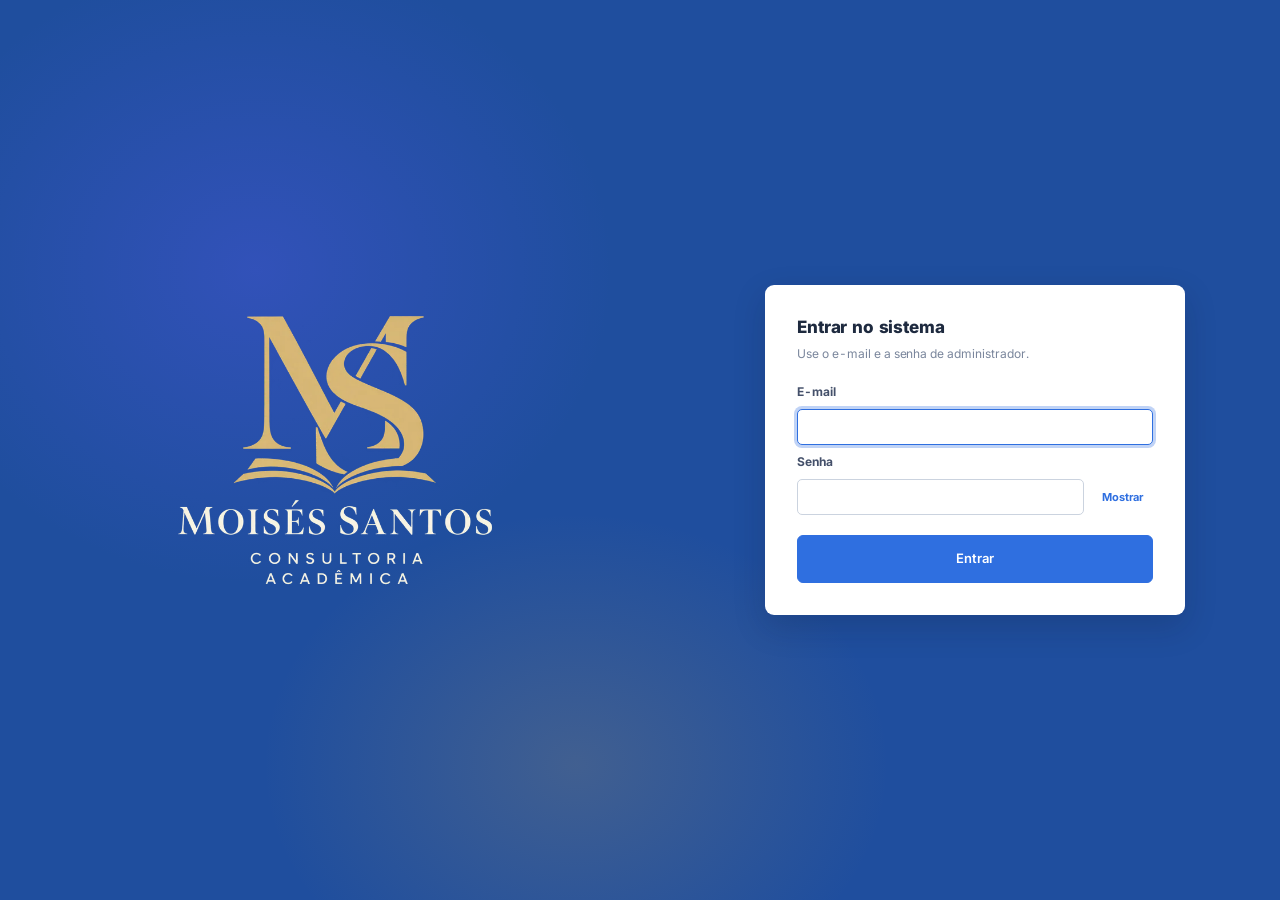
<file: index.html>
<!DOCTYPE html>
<html lang="pt-BR" data-theme="light">
<head>
<meta charset="utf-8">
<meta name="viewport" content="width=device-width, initial-scale=1, viewport-fit=cover">
<meta name="robots" content="noindex, nofollow">
<meta name="theme-color" content="#2557B5">
<title>Consultoria Acadêmica · Gestão</title>
<link rel="icon" href="assets/logo-mini.webp" type="image/webp">
<link rel="manifest" href="/manifest.webmanifest">
<link rel="apple-touch-icon" href="/assets/apple-touch-icon.png">
<meta name="apple-mobile-web-app-capable" content="yes">
<meta name="mobile-web-app-capable" content="yes">
<meta name="apple-mobile-web-app-title" content="Consultoria">
<meta name="apple-mobile-web-app-status-bar-style" content="black-translucent">
<link rel="preload" href="assets/inter.woff2" as="font" type="font/woff2" crossorigin>
<link rel="stylesheet" href="styles.css?v=3.5.3">
<script src="boot.js?v=3.5.3"></script>
</head>
<body>

<!-- LOGIN -->
<section id="login" class="login" hidden>
  <div class="login-brand">
    <img src="assets/logo-full.webp" alt="Moisés Santos Consultoria Acadêmica" width="280" height="240">
  </div>
  <form id="loginForm" class="login-card" autocomplete="on" novalidate>
    <h1>Entrar no sistema</h1>
    <p class="muted">Use o e-mail e a senha de administrador.</p>
    <label for="lgEmail">E-mail</label>
    <input id="lgEmail" type="email" autocomplete="username" required inputmode="email">
    <label for="lgPass">Senha</label>
    <div class="pass-row">
      <input id="lgPass" type="password" autocomplete="current-password" required minlength="6">
      <button type="button" class="btn-ghost sm" id="lgShow" aria-label="Mostrar senha">Mostrar</button>
    </div>
    <p id="lgErr" class="form-err" role="alert" hidden></p>
    <button type="submit" class="btn primary block" id="lgBtn">Entrar</button>
  </form>
</section>

<!-- APP -->
<div id="app" hidden>
  <header class="topbar">
    <div class="topbar-in">
      <a class="brand" href="#/painel" aria-label="Início">
        <img src="assets/logo-mono.webp" alt="" width="38" height="34">
        <span class="brand-t"><b>Consultoria</b><span>Acadêmica</span></span>
      </a>
      <button type="button" class="tsearch" id="btnSearch" aria-label="Buscar (Ctrl+K)"><svg viewBox="0 0 24 24"><circle cx="11" cy="11" r="7"/><path d="m20 20-3.5-3.5"/></svg><span>Buscar aluno, serviço ou lançamento…</span><kbd>Ctrl K</kbd></button>
      <div class="top-actions">
        <div class="sync" id="sync" aria-live="polite"></div>
        <button type="button" class="nbell" id="btnNotif" aria-label="Notificações" aria-haspopup="dialog" aria-expanded="false"><span class="nb-ic"><svg viewBox="0 0 24 24"><path d="M6 8a6 6 0 0 1 12 0c0 7 3 9 3 9H3s3-2 3-9"/><path d="M10.3 21a1.94 1.94 0 0 0 3.4 0"/></svg><span class="nb-c" id="notifCount" hidden>0</span></span><span class="nb-l">Notificações</span></button>
        <button class="btn gold" id="btnLaunch"><svg viewBox="0 0 24 24"><path d="M12 5v14M5 12h14"/></svg><span>Lançar</span></button>
        <button class="userpill" id="btnMenu" aria-label="Menu da conta" aria-haspopup="menu" aria-expanded="false"><span class="av">MS</span><span class="nm">Moisés</span><svg viewBox="0 0 24 24"><path d="m6 9 6 6 6-6"/></svg></button>
      </div>
    </div>
  </header>
  <div class="shell">
    <aside class="sidebar" id="sidebar" aria-label="Navegação">
      <nav class="snav" id="areas" aria-label="Áreas"></nav>
      <div class="sbox" id="sideTasks"></div>
    </aside>
    <div class="content">
      <div class="subbar"><div class="subbar-in"><nav class="subtabs" id="subtabs" aria-label="Seções"></nav></div></div>
      <main id="view" class="view" tabindex="-1"></main>
    </div>
  </div>
  <nav class="bottomnav" id="bottomnav" aria-label="Áreas"></nav>
</div>

<div id="menu" class="menu" role="menu" hidden></div>
<div id="notifPanel" class="nt-panel" role="dialog" aria-label="Notificações" hidden></div>
<div id="notifAlert" class="nt-alert" role="alert" hidden></div>
<div id="overlay" class="overlay" hidden></div>
<div id="drawer" class="drawer" role="dialog" aria-modal="true" aria-labelledby="drawerTitle" hidden></div>
<div id="modal" class="modal" role="dialog" aria-modal="true" aria-labelledby="modalTitle" hidden></div>
<div id="toasts" class="toasts" aria-live="polite"></div>
<div id="splash" class="splash"><img src="assets/logo-mono.webp" alt="" width="64" height="56"><span>Carregando a base…</span></div>

<script src="vendor/supabase.js?v=2.119.1"></script>
<script src="js/core.js?v=3.5.3"></script>
<script src="js/model.js?v=3.5.3"></script>
<script src="js/charts.js?v=3.5.3"></script>
<script src="js/views.js?v=3.5.3"></script>
<script src="js/actions.js?v=3.5.3"></script>
<script src="js/portais.js?v=3.5.3"></script>
<script src="js/notify.js?v=3.5.3"></script>
<script src="js/main.js?v=3.5.3"></script>
</body>
</html>
</file>
<file: styles.css>
@font-face { font-family: 'Inter'; src: url('assets/inter.woff2') format('woff2'); font-weight: 100 900; font-display: swap; }
@font-face {
  font-family: 'Mulish';
  src: url('assets/mulish.woff2') format('woff2');
  font-weight: 200 1000;
  font-style: normal;
  font-display: swap;
}

/* ---------- Tokens ---------- */
:root {
  --paper: #F8F8F9;
  --surface: #FFFFFF;
  --surface-2: #F1F1F6;
  --line: #E3E4EE;
  --line-strong: #CDCFE0;
  --grid: #ECEDF3;
  --st-lucro: #0B2D78;
  --st-line: #0A6B4E;
  --st-g1: #1747A6;
  --st-g2: #1E6FF0;
  --st-g3: #0B8A5E;
  --st-g4: #13B47E;
  --st-g5: #2FD69A;
  --st-g6: #8FE3C2;
  --st-g7: #A7B0C8;
  --g-track: #CDEFE2;
  --tk-bg: #0E2A5C;
  --grid-z: #D9DBE7;
  --ink: #111439;
  --ink-2: #3B3F66;
  --muted: #6A6E92;
  --navy: #111439;
  --navy-2: #1C2156;
  --gold: #C9A55A;
  --gold-ink: #7A5E22;
  --action: #4F46E5;
  --action-ink: #FFFFFF;
  --action-soft: #ECEBFE;
  --in: #0E9F6E;
  --in-soft: #E3F6EE;
  --out: #D92D4F;
  --out-soft: #FCE7EC;
  --warn: #B85C00;
  --warn-soft: #FFF1DD;
  --info: #0B7EC4;
  --info-soft: #E1F2FC;
  --band: linear-gradient(90deg, #635BFF 0%, #A960EE 38%, #E8AC57 72%, #C9A55A 100%);
  --radius-s: 6px;
  --radius: 10px;
  --radius-l: 16px;
  --shadow: 0 1px 2px rgba(17, 20, 57, .06), 0 4px 16px rgba(17, 20, 57, .05);
  --shadow-pop: 0 12px 40px rgba(17, 20, 57, .22);
  --focus: 0 0 0 3px rgba(79, 70, 229, .35);
  --maxw: 100%;
  --fs-xs: .75rem;
  --fs-s: .8125rem;
  --fs: .9375rem;
  --fs-m: 1.0625rem;
  --fs-l: 1.375rem;
  --fs-xl: 1.875rem;
  --fs-xxl: 2.5rem;
  color-scheme: light;
}
[data-theme="dark"] {
  --paper: #0C0E2A;
  --surface: #151839;
  --surface-2: #1C2048;
  --line: #2A2F63;
  --line-strong: #3A4080;
  --grid: rgba(255, 255, 255, .045);
  --st-lucro: #3D5CE0;
  --st-line: #3DDC9E;
  --st-g1: #6E9BFF;
  --st-g2: #4FA3FF;
  --st-g3: #1FB57F;
  --st-g4: #3DDC9E;
  --st-g5: #7BEFC4;
  --st-g6: #B4F5DC;
  --st-g7: #8A90B8;
  --g-track: rgba(61, 220, 158, .16);
  --tk-bg: #0B0E30;
  --grid-z: rgba(255, 255, 255, .11);
  --ink: #F1F2FF;
  --ink-2: #D2D5F5;
  --muted: #A3A8D6;
  --navy: #080A22;
  --navy-2: #12153A;
  --gold: #E2C27E;
  --gold-ink: #F0D79E;
  --action: #8B84FF;
  --action-ink: #0C0E2A;
  --action-soft: #2A2C66;
  --in: #3DDC9E;
  --in-soft: #123D34;
  --out: #FF7A92;
  --out-soft: #4A1A2B;
  --warn: #FFB25C;
  --warn-soft: #43300F;
  --info: #5CC2FF;
  --info-soft: #0F3450;
  --shadow: 0 1px 2px rgba(0, 0, 0, .4);
  --shadow-pop: 0 16px 48px rgba(0, 0, 0, .55);
  --focus: 0 0 0 3px rgba(139, 132, 255, .5);
  color-scheme: dark;
}

/* ---------- Base ---------- */
*, *::before, *::after { box-sizing: border-box; }
html { -webkit-text-size-adjust: 100%; }
body {
  margin: 0;
  font-family: 'Inter', system-ui, -apple-system, 'Segoe UI', sans-serif;
  font-size: var(--fs);
  line-height: 1.5;
  color: var(--ink);
  background: var(--paper);
  font-feature-settings: 'tnum' 1, 'lnum' 1;
  -webkit-font-smoothing: antialiased;
}
[hidden] { display: none !important; }
h1, h2, h3, h4 { margin: 0; line-height: 1.2; font-weight: 800; letter-spacing: -.01em; }
p { margin: 0; }
a { color: var(--action); }
button, input, select, textarea { font: inherit; color: inherit; }
svg { width: 18px; height: 18px; fill: none; stroke: currentColor; stroke-width: 2; stroke-linecap: round; stroke-linejoin: round; flex: none; }
:focus-visible { outline: none; box-shadow: var(--focus); border-radius: var(--radius-s); }
.muted { color: var(--muted); }
.num { font-variant-numeric: tabular-nums; white-space: nowrap; }
.in { color: var(--in); }
.out { color: var(--out); }
.warn { color: var(--warn); }
.sr { position: absolute; width: 1px; height: 1px; overflow: hidden; clip: rect(0 0 0 0); }
@media (prefers-reduced-motion: reduce) { *, *::before, *::after { animation: none !important; transition: none !important; } }

/* ---------- Buttons ---------- */
.btn {
  display: inline-flex; align-items: center; justify-content: center; gap: 8px;
  min-height: 40px; padding: 0 16px; border-radius: var(--radius);
  border: 1px solid var(--line-strong); background: var(--surface); color: var(--ink);
  font-weight: 700; font-size: var(--fs-s); cursor: pointer; white-space: nowrap;
  transition: background .15s, border-color .15s, transform .05s;
}
.btn:hover { border-color: var(--action); }
.btn:active { transform: translateY(1px); }
.btn[disabled] { opacity: .55; cursor: not-allowed; }
.btn.primary { background: var(--action); border-color: var(--action); color: var(--action-ink); }
.btn.primary:hover { filter: brightness(1.08); }
.btn.gold { background: var(--gold); border-color: var(--gold); color: #1B1606; }
.btn.danger { background: var(--out); border-color: var(--out); color: #fff; }
.btn.block { width: 100%; }
.btn.sm, .btn-ghost.sm { min-height: 32px; padding: 0 10px; font-size: var(--fs-xs); }
.btn-ghost {
  display: inline-flex; align-items: center; gap: 6px; min-height: 36px; padding: 0 10px;
  border: 0; background: transparent; color: var(--action); font-weight: 700; font-size: var(--fs-s);
  border-radius: var(--radius-s); cursor: pointer;
}
.btn-ghost:hover { background: var(--action-soft); }
.btn-ghost.danger { color: var(--out); }
.btn-ghost.danger:hover { background: var(--out-soft); }
.icon-btn {
  width: 40px; height: 40px; display: grid; place-items: center; border-radius: var(--radius);
  border: 1px solid rgba(255, 255, 255, .16); background: rgba(255, 255, 255, .06); color: #fff; cursor: pointer;
}
.icon-btn:hover { background: rgba(255, 255, 255, .14); }

/* ---------- Login ---------- */
.login {
  min-height: 100dvh; display: grid; grid-template-columns: 1.1fr 1fr;
  background: radial-gradient(40% 50% at 20% 30%, rgba(99, 91, 255, .28), transparent 70%), radial-gradient(35% 40% at 45% 85%, rgba(201, 165, 90, .2), transparent 70%), var(--navy);
}
.login-brand { display: grid; place-items: center; padding: 48px; }
.login-brand img { width: min(320px, 70%); height: auto; }
.login-card {
  align-self: center; justify-self: center; width: min(420px, calc(100% - 32px));
  background: var(--surface); border-radius: var(--radius-l); padding: 32px; box-shadow: var(--shadow-pop);
  display: flex; flex-direction: column; gap: 8px; margin: 24px 0;
}
.login-card h1 { font-size: var(--fs-l); }
.login-card .muted { margin-bottom: 12px; font-size: var(--fs-s); }
.login-card .btn { margin-top: 12px; min-height: 48px; font-size: var(--fs); }
.pass-row { display: flex; gap: 8px; }
.pass-row input { flex: 1; }
@media (max-width: 820px) {
  .login { grid-template-columns: 1fr; grid-template-rows: auto 1fr; }
  .login-brand { padding: 28px 16px 8px; }
  .login-brand img { width: 150px; }
  .login-card { align-self: start; }
}

/* ---------- Forms ---------- */
label { font-size: var(--fs-s); font-weight: 700; color: var(--ink-2); }
input, select, textarea {
  width: 100%; min-height: 42px; padding: 8px 12px; border: 1px solid var(--line-strong);
  border-radius: var(--radius-s); background: var(--surface); color: var(--ink); font-size: var(--fs);
}
textarea { min-height: 76px; resize: vertical; }
input:focus, select:focus, textarea:focus { outline: none; border-color: var(--action); box-shadow: var(--focus); }
input[readonly] { background: var(--surface-2); }
.form-err { color: var(--out); font-weight: 700; font-size: var(--fs-s); }
.form-grid { display: grid; grid-template-columns: repeat(2, minmax(0, 1fr)); gap: 14px 16px; }
.form-grid .full { grid-column: 1 / -1; }
.field { display: flex; flex-direction: column; gap: 6px; }
.field small { color: var(--muted); font-size: var(--fs-xs); }
.seg { display: inline-flex; border: 1px solid var(--line-strong); border-radius: var(--radius); overflow: hidden; flex-wrap: wrap; }
.seg button { border: 0; background: var(--surface); padding: 8px 14px; font-weight: 700; font-size: var(--fs-s); cursor: pointer; color: var(--ink-2); }
.seg button + button { border-left: 1px solid var(--line-strong); }
.seg button[aria-pressed="true"] { background: var(--navy); color: #fff; }
[data-theme="dark"] .seg button[aria-pressed="true"] { background: var(--action); color: var(--action-ink); }
.check { display: flex; align-items: center; gap: 10px; font-weight: 600; }
.check input { width: 18px; min-height: 18px; height: 18px; }
@media (max-width: 640px) { .form-grid { grid-template-columns: 1fr; } }

/* ---------- Top bar ---------- */
.topbar { position: sticky; top: 0; z-index: 30; background: var(--navy); color: #fff; }
.topbar-in { max-width: var(--maxw); margin: 0 auto; display: flex; align-items: center; gap: 20px; padding: 10px 24px; min-height: 64px; }
.band { height: 3px; background: var(--band); }
.brand { display: flex; align-items: center; gap: 10px; color: #fff; text-decoration: none; flex: none; }
.brand img { width: 42px; height: auto; }
.brand-t { display: flex; flex-direction: column; line-height: 1.05; font-size: .8rem; letter-spacing: .02em; }
.brand-t b { font-size: .95rem; font-weight: 800; }
.brand-t span { color: var(--gold); font-weight: 700; }
.areas { display: flex; gap: 2px; flex: 1; overflow-x: auto; scrollbar-width: none; }
.areas::-webkit-scrollbar { display: none; }
.areas a {
  display: flex; align-items: center; gap: 8px; padding: 10px 14px; border-radius: var(--radius);
  color: rgba(255, 255, 255, .78); text-decoration: none; font-weight: 700; font-size: var(--fs-s); white-space: nowrap; position: relative;
}
.areas a:hover { color: #fff; background: rgba(255, 255, 255, .07); }
.areas a[aria-current="page"] { color: #fff; background: rgba(255, 255, 255, .1); }
.areas a[aria-current="page"]::after { content: ''; position: absolute; left: 14px; right: 14px; bottom: 2px; height: 2px; border-radius: 2px; background: var(--gold); }
.areas .badge { margin-left: 2px; }
.top-actions { display: flex; align-items: center; gap: 8px; flex: none; }
.badge {
  display: inline-grid; place-items: center; min-width: 20px; height: 20px; padding: 0 6px; border-radius: 10px;
  background: var(--out); color: #fff; font-size: .7rem; font-weight: 800;
}
.subbar { background: var(--surface); border-bottom: 1px solid var(--line); position: sticky; top: 67px; z-index: 20; }
.subbar-in { max-width: var(--maxw); margin: 0 auto; padding: 0 24px; display: flex; align-items: center; gap: 16px; min-height: 48px; }
.subtabs { display: flex; gap: 4px; flex: 1; overflow-x: auto; scrollbar-width: none; }
.subtabs::-webkit-scrollbar { display: none; }
.subtabs a {
  padding: 13px 12px; font-size: var(--fs-s); font-weight: 700; color: var(--muted); text-decoration: none;
  border-bottom: 2px solid transparent; white-space: nowrap;
}
.subtabs a:hover { color: var(--ink); }
.subtabs a[aria-current="page"] { color: var(--ink); border-bottom-color: var(--action); }
.sync { font-size: var(--fs-xs); color: var(--muted); display: flex; align-items: center; gap: 6px; white-space: nowrap; }
.sync::before { content: ''; width: 8px; height: 8px; border-radius: 50%; background: var(--in); }
.sync.off::before { background: var(--warn); }
.sync.busy::before { background: var(--action); animation: pulse 1s infinite; }
@keyframes pulse { 50% { opacity: .3; } }

/* ---------- View ---------- */
.view { max-width: var(--maxw); margin: 0 auto; padding: 24px 24px 96px; outline: none; }
.page-head { display: flex; align-items: flex-end; justify-content: space-between; gap: 16px; margin-bottom: 20px; flex-wrap: wrap; }
.page-head h1 { font-size: var(--fs-xl); }
.page-head p { color: var(--muted); margin-top: 4px; }
.page-actions { display: flex; gap: 8px; flex-wrap: wrap; align-items: center; }
.grid { display: grid; grid-template-columns: repeat(12, minmax(0, 1fr)); gap: 16px; }
.c3 { grid-column: span 3; } .c4 { grid-column: span 4; } .c5 { grid-column: span 5; } .c6 { grid-column: span 6; }
.c7 { grid-column: span 7; } .c8 { grid-column: span 8; } .c12 { grid-column: span 12; }
@media (max-width: 1180px) { .c3 { grid-column: span 6; } .c4, .c5 { grid-column: span 6; } .c7, .c8 { grid-column: span 12; } .c6 { grid-column: span 12; } }
@media (max-width: 760px) { .c3, .c4, .c5, .c6 { grid-column: span 12; } }
.panel { background: var(--surface); border: 1px solid var(--line); border-radius: var(--radius-l); box-shadow: var(--shadow); min-width: 0; }
.panel-h { display: flex; align-items: center; justify-content: space-between; gap: 12px; padding: 16px 20px 0; }
.panel-h h2 { font-size: var(--fs-m); }
.panel-h .muted { font-size: var(--fs-s); }
.panel-b { padding: 16px 20px 20px; }
.empty { padding: 28px 20px; text-align: center; color: var(--muted); font-size: var(--fs-s); }
.empty b { display: block; color: var(--ink); font-size: var(--fs); margin-bottom: 4px; }

/* ---------- Ledger strip (assinatura visual) ---------- */
.ledger {
  grid-column: span 12; display: grid; grid-template-columns: 1.15fr 1fr 1fr 1fr; background: var(--navy); color: #fff;
  border-radius: var(--radius-l); overflow: hidden; position: relative;
}
.ledger::before { content: ''; position: absolute; inset: 0 0 auto 0; height: 3px; background: var(--band); }
.ledger > div { padding: 22px 24px 20px; border-right: 1px solid rgba(255, 255, 255, .1); min-width: 0; }
.ledger > div:last-child { border-right: 0; }
.ledger .lb { font-size: var(--fs-s); color: rgba(255, 255, 255, .72); font-weight: 700; }
.ledger .vl { font-size: var(--fs-xxl); font-weight: 900; letter-spacing: -.03em; line-height: 1.1; margin-top: 6px; }
.ledger .vl.sm { font-size: var(--fs-xl); }
.ledger .ft { font-size: var(--fs-xs); color: rgba(255, 255, 255, .64); margin-top: 6px; }
.ledger .pos { color: #6EF0BE; }
.ledger .neg { color: #FF9DB0; }
.ledger .gold { color: var(--gold); }
@media (max-width: 1100px) { .ledger { grid-template-columns: 1fr 1fr; } .ledger > div:nth-child(2) { border-right: 0; } .ledger > div:nth-child(-n+2) { border-bottom: 1px solid rgba(255, 255, 255, .1); } }
@media (max-width: 520px) { .ledger > div { padding: 16px; } .ledger .vl, .ledger .vl.sm { font-size: var(--fs-l); } .ledger .ft { display: none; } }

/* ---------- KPI tiles ---------- */
.kpi { padding: 18px 20px; display: flex; flex-direction: column; gap: 4px; height: 100%; }
.kpi .lb { font-size: var(--fs-s); font-weight: 700; color: var(--muted); display: flex; align-items: center; gap: 8px; }
.kpi .vl { font-size: var(--fs-l); font-weight: 900; letter-spacing: -.02em; }
.kpi .ft { font-size: var(--fs-xs); color: var(--muted); }
.kpi .dot { width: 8px; height: 8px; border-radius: 50%; }
button.kpi { text-align: left; border: 0; background: transparent; cursor: pointer; width: 100%; border-radius: var(--radius-l); }
button.kpi:hover { background: var(--surface-2); }

/* ---------- Chart ---------- */
.chart { width: 100%; height: auto; display: block; stroke: none; }
.chart text { stroke: none; }
.chart text { fill: var(--muted); font-size: 11px; font-family: inherit; }
.chart .gl { stroke: var(--grid); stroke-width: 1; }
.chart .br { fill: var(--in); }
.chart .bd { fill: var(--out); opacity: .85; }
.chart .ln { stroke: var(--action); stroke-width: 2.5; fill: none; }
.chart .pt { fill: var(--surface); stroke: var(--action); stroke-width: 2; }
.legend { display: flex; gap: 16px; font-size: var(--fs-xs); color: var(--muted); flex-wrap: wrap; }
.legend i { display: inline-block; width: 10px; height: 10px; border-radius: 3px; margin-right: 6px; vertical-align: -1px; }

/* ---------- Groups (listas recolhidas) ---------- */
.groups { display: flex; flex-direction: column; gap: 12px; }
details.grp { background: var(--surface); border: 1px solid var(--line); border-radius: var(--radius-l); box-shadow: var(--shadow); overflow: hidden; }
details.grp > summary {
  list-style: none; cursor: pointer; display: flex; align-items: center; gap: 12px; padding: 14px 18px; user-select: none;
}
details.grp > summary::-webkit-details-marker { display: none; }
details.grp > summary .chev { transition: transform .2s; color: var(--muted); }
details.grp[open] > summary .chev { transform: rotate(90deg); }
details.grp > summary .t { font-weight: 800; flex: 1; min-width: 0; }
details.grp > summary .t small { display: block; font-weight: 600; color: var(--muted); font-size: var(--fs-xs); }
details.grp > summary .s { font-weight: 800; font-size: var(--fs-s); }
details.grp > summary:hover { background: var(--surface-2); }
.tone { width: 4px; align-self: stretch; border-radius: 4px; flex: none; }
.tone.out { background: var(--out); } .tone.warn { background: #E8A13A; } .tone.in { background: var(--in); } .tone.info { background: var(--info); } .tone.mute { background: var(--line-strong); } .tone.act { background: var(--action); }
.count { min-width: 28px; height: 24px; padding: 0 8px; border-radius: 12px; display: inline-grid; place-items: center; font-size: var(--fs-xs); font-weight: 800; background: var(--surface-2); color: var(--ink-2); }

/* ---------- Tables ---------- */
.tbl-wrap { overflow-x: auto; border-top: 1px solid var(--line); }
table.tbl { width: 100%; border-collapse: collapse; font-size: var(--fs-s); }
.tbl th { text-align: left; font-weight: 800; color: var(--muted); font-size: var(--fs-xs); padding: 10px 14px; background: var(--surface-2); white-space: nowrap; }
.tbl td { padding: 11px 14px; border-top: 1px solid var(--line); vertical-align: middle; }
.tbl tr.click { cursor: pointer; }
.tbl tr.click:hover td { background: var(--surface-2); }
.tbl td.r, .tbl th.r { text-align: right; }
.tbl td .sub { display: block; color: var(--muted); font-size: var(--fs-xs); }
.tbl td.act { text-align: right; white-space: nowrap; }
.tbl .strong { font-weight: 800; }
@media (max-width: 760px) {
  .tbl.stack thead { display: none; }
  .tbl.stack tr { display: grid; grid-template-columns: 1fr auto; gap: 2px 12px; padding: 12px 14px; border-top: 1px solid var(--line); }
  .tbl.stack td { border: 0; padding: 0; }
  .tbl.stack td.hide-m { display: none; }
  .tbl.stack td.r, .tbl.stack td.act { text-align: right; }
}

/* ---------- Chips ---------- */
.chip { display: inline-flex; align-items: center; gap: 6px; padding: 3px 10px; border-radius: 999px; font-size: var(--fs-xs); font-weight: 800; white-space: nowrap; }
.chip.in { background: var(--in-soft); color: var(--in); }
.chip.out { background: var(--out-soft); color: var(--out); }
.chip.warn { background: var(--warn-soft); color: var(--warn); }
.chip.info { background: var(--info-soft); color: var(--info); }
.chip.act { background: var(--action-soft); color: var(--action); }
.chip.mute { background: var(--surface-2); color: var(--muted); }

/* ---------- Toolbar ---------- */
.toolbar { display: flex; gap: 10px; flex-wrap: wrap; align-items: center; margin-bottom: 16px; }
.toolbar .search { flex: 1; min-width: 220px; position: relative; }
.toolbar .search svg { position: absolute; left: 12px; top: 12px; color: var(--muted); }
.toolbar .search input { padding-left: 38px; }
.toolbar select { width: auto; min-width: 160px; }
.month-nav { display: inline-flex; align-items: center; gap: 4px; background: var(--surface); border: 1px solid var(--line-strong); border-radius: var(--radius); padding: 2px; }
.month-nav button { width: 36px; height: 36px; border: 0; background: transparent; border-radius: var(--radius-s); cursor: pointer; display: grid; place-items: center; color: var(--ink); }
.month-nav button:hover { background: var(--surface-2); }
.month-nav span { min-width: 150px; text-align: center; font-weight: 800; font-size: var(--fs-s); }

/* ---------- Lists inside panels ---------- */
.rows { display: flex; flex-direction: column; }
.row { display: flex; align-items: center; gap: 12px; padding: 12px 0; border-top: 1px solid var(--line); min-width: 0; }
.rows > .row:first-child { border-top: 0; }
.row .main { flex: 1; min-width: 0; }
.row .main b { display: block; font-weight: 800; overflow: hidden; text-overflow: ellipsis; white-space: nowrap; }
.row .main span { display: block; color: var(--muted); font-size: var(--fs-xs); overflow: hidden; text-overflow: ellipsis; white-space: nowrap; }
.row .val { font-weight: 800; text-align: right; }
.row .val small { display: block; font-weight: 600; color: var(--muted); font-size: var(--fs-xs); }
button.row { width: 100%; background: transparent; border-left: 0; border-right: 0; border-bottom: 0; text-align: left; cursor: pointer; border-radius: 0; }
button.row:hover { background: var(--surface-2); }
.when { width: 52px; flex: none; text-align: center; border-radius: var(--radius); padding: 6px 0; background: var(--surface-2); line-height: 1.05; }
.when b { display: block; font-size: 1.15rem; font-weight: 900; }
.when span { font-size: .68rem; font-weight: 800; color: var(--muted); }
.when.out { background: var(--out-soft); } .when.out b, .when.out span { color: var(--out); }
.when.warn { background: var(--warn-soft); } .when.warn b, .when.warn span { color: var(--warn); }

/* ---------- Bars (composição) ---------- */
.mix { display: flex; height: 12px; border-radius: 6px; overflow: hidden; background: var(--surface-2); margin: 8px 0 14px; }
.mix i { display: block; height: 100%; }
.mix-l { display: grid; grid-template-columns: auto 1fr auto; gap: 8px 12px; font-size: var(--fs-s); align-items: center; }
.mix-l .sw { width: 10px; height: 10px; border-radius: 3px; }
.mix-l .v { font-weight: 800; text-align: right; }

/* ---------- Funil CRM ---------- */
.board { display: grid; grid-template-columns: repeat(4, minmax(240px, 1fr)); gap: 14px; overflow-x: auto; padding-bottom: 6px; }
.col { background: var(--surface-2); border-radius: var(--radius-l); padding: 12px; min-height: 120px; }
.col h3 { font-size: var(--fs-s); display: flex; justify-content: space-between; align-items: center; margin: 2px 4px 10px; }
.card-lead { background: var(--surface); border: 1px solid var(--line); border-radius: var(--radius); padding: 12px; margin-bottom: 8px; cursor: pointer; display: block; width: 100%; text-align: left; }
.card-lead:hover { border-color: var(--action); }
.card-lead b { display: block; font-weight: 800; }
.card-lead span { display: block; font-size: var(--fs-xs); color: var(--muted); }
.card-lead .v { margin-top: 6px; font-weight: 800; font-size: var(--fs-s); }

/* ---------- Overlay / drawer / modal ---------- */
.overlay { position: fixed; inset: 0; background: rgba(8, 10, 34, .48); z-index: 50; backdrop-filter: blur(2px); }
.drawer {
  position: fixed; top: 0; right: 0; bottom: 0; width: min(620px, 100%); background: var(--paper); z-index: 60;
  box-shadow: var(--shadow-pop); display: flex; flex-direction: column; animation: slideIn .22s ease-out;
}
@keyframes slideIn { from { transform: translateX(24px); opacity: 0; } }
.drawer-h { padding: 20px 24px 16px; background: var(--navy); color: #fff; position: relative; }
.drawer-h::after { content: ''; position: absolute; left: 0; right: 0; bottom: 0; height: 3px; background: var(--band); }
.drawer-h h2 { font-size: var(--fs-l); padding-right: 48px; }
.drawer-h p { color: rgba(255, 255, 255, .72); font-size: var(--fs-s); margin-top: 4px; }
.drawer-h .icon-btn { position: absolute; top: 16px; right: 16px; }
.drawer-b { padding: 20px 24px 32px; overflow-y: auto; flex: 1; display: flex; flex-direction: column; gap: 16px; }
.drawer-actions { display: flex; gap: 8px; flex-wrap: wrap; margin-top: 12px; }
.drawer-actions .btn { border-color: rgba(255, 255, 255, .25); background: rgba(255, 255, 255, .08); color: #fff; }
.drawer-actions .btn:hover { background: rgba(255, 255, 255, .16); }
.drawer-actions .btn.gold { background: var(--gold); color: #1B1606; border-color: var(--gold); }
.facts { display: grid; grid-template-columns: repeat(2, minmax(0, 1fr)); gap: 1px; background: var(--line); border: 1px solid var(--line); border-radius: var(--radius); overflow: hidden; }
.facts > div { background: var(--surface); padding: 10px 14px; min-width: 0; }
.facts dt { font-size: var(--fs-xs); color: var(--muted); font-weight: 700; }
.facts dd { margin: 2px 0 0; font-weight: 800; overflow-wrap: anywhere; }
.modal {
  position: fixed; z-index: 70; left: 50%; top: 50%; transform: translate(-50%, -50%); width: min(640px, calc(100% - 24px));
  max-height: calc(100dvh - 32px); display: flex; flex-direction: column; background: var(--surface); border-radius: var(--radius-l);
  box-shadow: var(--shadow-pop); animation: pop .18s ease-out;
}
@keyframes pop { from { opacity: 0; transform: translate(-50%, -48%); } }
.modal-h { padding: 20px 24px 8px; display: flex; justify-content: space-between; gap: 12px; align-items: flex-start; }
.modal-h h2 { font-size: var(--fs-l); }
.modal-h p { color: var(--muted); font-size: var(--fs-s); margin-top: 4px; }
.modal-h .x { border: 0; background: var(--surface-2); width: 36px; height: 36px; border-radius: var(--radius); cursor: pointer; display: grid; place-items: center; flex: none; color: var(--ink); }
.modal-b { padding: 12px 24px; overflow-y: auto; }
.modal-f { padding: 16px 24px 20px; display: flex; gap: 10px; justify-content: flex-end; border-top: 1px solid var(--line); flex-wrap: wrap; }
.review { background: var(--surface-2); border-radius: var(--radius); padding: 14px 16px; font-size: var(--fs-s); display: flex; flex-direction: column; gap: 6px; }
.review b { font-weight: 800; }
.note { border-left: 3px solid var(--warn); background: var(--warn-soft); color: var(--ink); padding: 10px 14px; border-radius: var(--radius-s); font-size: var(--fs-s); }
.note.info { border-color: var(--info); background: var(--info-soft); }
.launch-grid { display: grid; grid-template-columns: repeat(2, 1fr); gap: 10px; }
.launch-grid button { display: flex; gap: 12px; align-items: flex-start; text-align: left; padding: 16px; border: 1px solid var(--line); border-radius: var(--radius); background: var(--surface); cursor: pointer; }
.launch-grid button:hover { border-color: var(--action); background: var(--surface-2); }
.launch-grid .ic { width: 38px; height: 38px; border-radius: var(--radius); display: grid; place-items: center; flex: none; }
.launch-grid b { display: block; font-weight: 800; }
.launch-grid span { display: block; font-size: var(--fs-xs); color: var(--muted); }
@media (max-width: 560px) { .launch-grid { grid-template-columns: 1fr; } }
@media (max-width: 640px) {
  .modal { left: 0; right: 0; top: auto; bottom: 0; transform: none; width: 100%; border-radius: var(--radius-l) var(--radius-l) 0 0; max-height: 92dvh; animation: up .2s ease-out; }
  @keyframes up { from { transform: translateY(30px); opacity: 0; } }
  .facts { grid-template-columns: 1fr 1fr; }
}

/* ---------- Menu / search ---------- */
.menu { position: fixed; z-index: 80; top: 64px; right: 16px; min-width: 240px; background: var(--surface); border: 1px solid var(--line); border-radius: var(--radius); box-shadow: var(--shadow-pop); padding: 6px; }
.menu .who { padding: 10px 12px; font-size: var(--fs-xs); color: var(--muted); border-bottom: 1px solid var(--line); margin-bottom: 4px; overflow-wrap: anywhere; }
.menu .who b { display: block; color: var(--ink); font-size: var(--fs-s); }
.menu button, .menu a { display: flex; width: 100%; align-items: center; gap: 10px; padding: 10px 12px; border: 0; background: transparent; border-radius: var(--radius-s); cursor: pointer; text-align: left; font-weight: 700; font-size: var(--fs-s); color: var(--ink); text-decoration: none; }
.menu button:hover, .menu a:hover { background: var(--surface-2); }
.search-res { display: flex; flex-direction: column; gap: 2px; margin-top: 12px; max-height: 50vh; overflow-y: auto; }
.search-res button { display: flex; gap: 12px; align-items: center; padding: 10px 12px; border: 0; background: transparent; border-radius: var(--radius-s); text-align: left; cursor: pointer; }
.search-res button:hover, .search-res button:focus { background: var(--surface-2); }
.search-res b { display: block; font-weight: 800; }
.search-res span { display: block; font-size: var(--fs-xs); color: var(--muted); }

/* ---------- Toast / splash ---------- */
.toasts { position: fixed; z-index: 90; left: 50%; bottom: 24px; transform: translateX(-50%); display: flex; flex-direction: column; gap: 8px; align-items: center; width: min(520px, calc(100% - 24px)); }
.toast { background: var(--navy); color: #fff; padding: 12px 18px; border-radius: var(--radius); box-shadow: var(--shadow-pop); font-weight: 700; font-size: var(--fs-s); border-left: 4px solid var(--in); animation: pop2 .2s ease-out; width: 100%; }
.toast.err { border-left-color: var(--out); }
@keyframes pop2 { from { transform: translateY(8px); opacity: 0; } }
.splash { position: fixed; inset: 0; z-index: 100; background: var(--navy); color: rgba(255, 255, 255, .8); display: grid; place-items: center; align-content: center; gap: 14px; font-weight: 700; font-size: var(--fs-s); }
.splash img { animation: breathe 1.6s ease-in-out infinite; }
@keyframes breathe { 50% { opacity: .5; transform: scale(.96); } }

/* ---------- Bottom nav (celular) ---------- */
.bottomnav { display: none; }
@media (max-width: 900px) {
  .topbar-in { padding: 8px 14px; gap: 10px; min-height: 56px; }
  .brand-t { display: none; }
  .areas { display: none; }
  .top-actions { margin-left: auto; }
  #btnLaunch span { display: none; }
  #btnLaunch { width: 40px; padding: 0; }
  .subbar { top: 59px; }
  .subbar-in { padding: 0 12px; }
  .sync { display: none; }
  .view { padding: 16px 12px calc(96px + env(safe-area-inset-bottom)); }
  .page-head h1 { font-size: var(--fs-l); }
  .bottomnav {
    display: grid; grid-template-columns: repeat(5, 1fr); position: fixed; left: 0; right: 0; bottom: 0; z-index: 40;
    background: var(--surface); border-top: 1px solid var(--line); padding: 6px 4px calc(6px + env(safe-area-inset-bottom));
  }
  .bottomnav a { display: flex; flex-direction: column; align-items: center; gap: 3px; padding: 6px 2px; font-size: .68rem; font-weight: 800; color: var(--muted); text-decoration: none; border-radius: var(--radius-s); position: relative; }
  .bottomnav a[aria-current="page"] { color: var(--action); }
  .bottomnav a .badge { position: absolute; top: 0; right: 18%; height: 16px; min-width: 16px; font-size: .6rem; padding: 0 4px; }
  .toasts { bottom: calc(84px + env(safe-area-inset-bottom)); }
  .menu { top: 56px; right: 8px; }
}

/* ---------- Ocultar valores / itens só do celular ---------- */
[data-private] .pv { filter: blur(9px); user-select: none; }
.menu .m-only { display: none; }
@media (max-width: 900px) { .menu .m-only { display: flex; } }

/* ---------- Gráficos interativos ---------- */
.chart-box { position: relative; width: 100%; touch-action: pan-y; }
.chart-box svg { display: block; overflow: visible; width: auto; height: auto; stroke: none; fill: none; }
.chart-box svg text { stroke: none; }
.chart-box .gl { stroke: var(--grid); stroke-width: 1; }
.chart-box .gl.z { stroke: var(--grid-z); }
.chart-box .yb { stroke: var(--grid-z); stroke-dasharray: 3 4; }
.chart-box .yt, .chart-box .xt { fill: var(--muted); font-size: 11px; font-weight: 600; }
.chart-box .ln { fill: none; stroke-linecap: round; stroke-linejoin: round; }
.chart-box .ln.dash { stroke-dasharray: 6 5; }
.chart-box .end { fill: var(--surface); stroke-width: 2.5; }
.chart-box .mk { fill: var(--gold); stroke: var(--surface); stroke-width: 2; }
.chart-box .mkt { fill: var(--gold-ink); font-size: 11px; font-weight: 800; }
.chart-box .guide { stroke: var(--ink-2); stroke-width: 1; stroke-dasharray: 2 3; transition: opacity .1s; }
.chart-box .tip {
  position: absolute; top: 8px; z-index: 5; min-width: 200px; max-width: 280px; pointer-events: none;
  background: var(--navy); color: #fff; border-radius: var(--radius); padding: 10px 12px; box-shadow: var(--shadow-pop); font-size: var(--fs-xs);
}
.chart-box .tip > b { display: block; font-size: var(--fs-s); margin-bottom: 6px; }
.chart-box .tip .tr { display: grid; grid-template-columns: 10px 1fr auto; gap: 8px; align-items: center; padding: 2px 0; }
.chart-box .tip .sw { width: 10px; height: 10px; border-radius: 3px; }
.chart-box .tip .v { font-weight: 700; text-align: right; font-variant-numeric: tabular-nums; }
.chart-box .tip .tf { margin-top: 6px; padding-top: 6px; border-top: 1px solid rgba(255, 255, 255, .15); color: rgba(255, 255, 255, .8); }
.chart-box .tip .in { color: #6EF0BE; } .chart-box .tip .out { color: #FF9DB0; }
.legend .ln-i { height: 3px !important; border-radius: 2px !important; vertical-align: 3px !important; width: 16px !important; }
.legend .dash-i { background: repeating-linear-gradient(90deg, var(--gold) 0 5px, transparent 5px 9px) !important; }
.cstats { display: grid; grid-template-columns: repeat(4, minmax(0, 1fr)); gap: 1px; background: var(--line); border: 1px solid var(--line); border-radius: var(--radius); overflow: hidden; margin-bottom: 14px; }
.cstats > div { background: var(--surface); padding: 10px 14px; display: flex; flex-direction: column; min-width: 0; }
.cstats span { font-size: var(--fs-xs); color: var(--muted); font-weight: 700; }
.cstats b { font-size: var(--fs-m); font-weight: 900; }
.cstats small { font-size: var(--fs-xs); color: var(--muted); }
@media (max-width: 640px) { .cstats { grid-template-columns: 1fr 1fr; } }
.tgls { display: flex; gap: 6px; flex-wrap: wrap; }
.tgl { display: inline-flex; align-items: center; gap: 6px; padding: 6px 10px; border-radius: 999px; border: 1px solid var(--line-strong); background: var(--surface); font-size: var(--fs-xs); font-weight: 800; cursor: pointer; color: var(--ink); }
.tgl i { width: 10px; height: 10px; border-radius: 3px; }
.tgl[aria-pressed="false"] { opacity: .45; text-decoration: line-through; }
.panel-h .seg button { padding: 6px 12px; font-size: var(--fs-xs); }
.panel-h { flex-wrap: wrap; }
.note.c12 { grid-column: span 12; }
.goal { margin-top: 14px; padding-top: 14px; border-top: 1px solid var(--line); font-size: var(--fs-s); display: flex; flex-direction: column; gap: 6px; }
.goal small { color: var(--muted); }
.bar-o { height: 8px; border-radius: 4px; background: var(--surface-2); overflow: hidden; }
.bar-o i { display: block; height: 100%; background: var(--band); }

/* ---------- Gráfico principal do painel ---------- */
.hero-p .panel-b { padding-top: 18px; }
.hero-h { display: flex; justify-content: space-between; align-items: flex-start; gap: 12px; flex-wrap: wrap; margin-bottom: 8px; }
.hero-h h2 { font-size: var(--fs-l); font-weight: 800; letter-spacing: -.01em; }
.hero-h p { font-size: var(--fs-xs); margin-top: 2px; max-width: 60ch; }
.hero-seg button { padding: 6px 12px; font-size: var(--fs-xs); }
.hero-seg button[aria-pressed="true"] { background: var(--navy); color: #fff; }
[data-theme="dark"] .hero-seg button[aria-pressed="true"] { background: var(--action); }
.hero-leg { display: flex; flex-wrap: wrap; gap: 6px 14px; font-size: var(--fs-xs); font-weight: 700; color: var(--ink-2); }
.hero-leg span { display: inline-flex; align-items: center; gap: 6px; }
.hero-leg .sq { width: 10px; height: 10px; border-radius: 2px; display: inline-block; }
.hero-leg .ln-r { width: 18px; height: 2px; background: var(--st-line); position: relative; display: inline-block; }
.hero-leg .ln-r::after { content: ""; position: absolute; left: 6px; top: -3px; width: 6px; height: 6px; border-radius: 50%; background: var(--st-line); }
.hero-legm { display: none; margin-top: 8px; }
.chart-box .hero .col { transition: opacity .18s ease; }
.chart-box .hero.hov .col { opacity: .4; }
.chart-box .hero.hov .col.on { opacity: 1; }
.chart-box .hero .ytit { fill: var(--muted); font-size: 11px; font-weight: 700; }
.chart-box .hero .inl { fill: #fff; font-weight: 800; font-variant-numeric: tabular-nums; }
.chart-box .hero .rln { fill: none; stroke: var(--st-line); stroke-width: 2.2; stroke-linejoin: round; }
.chart-box .hero .rdot { fill: var(--st-line); stroke: var(--surface); stroke-width: 2; }
.chart-box .hero .rlbl { fill: var(--ink); font-weight: 800; font-variant-numeric: tabular-nums; paint-order: stroke; stroke: var(--surface); stroke-width: 4px; stroke-linejoin: round; }
.chart-box .hero .rlbl.b { fill: var(--st-line); }
.chart-box .hero .callout path { fill: none; stroke: var(--line-strong); stroke-width: 1; }
.chart-box .hero .callout path.arw { fill: var(--line-strong); stroke: none; }
.chart-box .hero .callout text { fill: var(--ink); font-size: 12px; font-weight: 700; }
.chart-box .hero .callout circle { stroke-width: 1.6; }
.chart-box .hero .xt.now { fill: var(--ink); font-weight: 800; }
.chart-box .hero .xs { fill: var(--muted); font-size: 9.5px; font-weight: 600; }
.hero-ins2 { margin-top: 16px; }
.hi-h { display: flex; align-items: center; gap: 0; position: relative; }
.hi-h::after { content: ""; flex: 1; height: 1px; background: var(--line-strong); }
.hi-p { display: inline-flex; align-items: center; gap: 8px; padding: 6px 14px; background: var(--in-soft); color: var(--ink); font-weight: 800; font-size: var(--fs-s); border-radius: var(--radius-s); }
.hi-p svg { width: 16px; height: 16px; stroke: var(--in); }
.hi-g { display: grid; grid-template-columns: repeat(4, minmax(0, 1fr)); gap: 14px; margin-top: 4px; }
.hi-g > div { text-align: center; padding-top: 8px; position: relative; }
.hi-g i { display: block; width: 0; height: 0; margin: 0 auto 8px; border-left: 6px solid transparent; border-right: 6px solid transparent; border-top: 8px solid var(--in); position: relative; }
.hi-g i::before { content: ""; position: absolute; left: -5px; top: -16px; width: 10px; height: 10px; border-radius: 50%; border: 2px solid var(--in); background: var(--surface); box-sizing: border-box; }
.hi-g p { font-size: var(--fs-s); color: var(--ink-2); line-height: 1.45; }
.hi-g b { color: var(--ink); font-weight: 900; }
.hero-f { display: flex; justify-content: flex-end; margin-top: 10px; }
@media (max-width: 620px) {
  .hero-legm { display: block; }
  .hi-g { grid-template-columns: 1fr 1fr; row-gap: 10px; }
  .hero-h h2 { font-size: var(--fs-m); }
}

/* ---------- Painel de resultado ---------- */
.dash-h { display: flex; justify-content: space-between; align-items: flex-end; gap: 12px; flex-wrap: wrap; margin-top: 8px; }
.dash-h h2 { font-size: var(--fs-l); font-weight: 800; letter-spacing: -.01em; }
.dash-h p { font-size: var(--fs-s); margin-top: 2px; }
.dash { display: grid; grid-template-columns: minmax(0, 1fr) 300px; gap: 16px; align-items: start; }
.dash-main { display: grid; gap: 16px; min-width: 0; }
.dash-row { display: grid; grid-template-columns: minmax(0, 1.05fr) minmax(0, 1fr); gap: 16px; }
.gauges { display: grid; grid-template-columns: repeat(4, minmax(0, 1fr)); }
.gauge { text-align: center; padding: 18px 12px 16px; display: flex; flex-direction: column; align-items: center; min-width: 0; }
.gauge + .gauge { border-left: 1px solid var(--line); }
.g-w { position: relative; width: 112px; height: 104px; }
.g-w svg { width: 112px; height: 112px; display: block; overflow: visible; }
.g-w b { position: absolute; left: 0; right: 0; top: 40px; font-size: 1.5rem; font-weight: 900; letter-spacing: -.02em; color: var(--ink); }
.g-tr, .g-v { fill: none; stroke-width: 11; }
.g-tr { stroke: var(--g-track); }
.g-v { stroke: var(--st-lucro); transition: stroke-dasharray .6s ease; }
.gauge.neg .g-v { stroke: var(--out); }
.gauge.neg b { color: var(--out); }
.g-l { font-size: var(--fs-s); font-weight: 800; color: var(--ink); margin-top: 2px; }
.g-s { font-size: var(--fs-xs); color: var(--muted); margin-top: 2px; }
.chart-box .hl { stroke: var(--gold); stroke-width: 1.4; stroke-dasharray: 5 5; }
.chart-box .hlt { fill: var(--gold-ink); font-size: 11px; font-weight: 800; }
.dre-p .panel-b { padding: 0; }
.dre { width: 100%; border-collapse: collapse; font-size: var(--fs-s); }
.dre th { background: var(--tk-bg); color: #fff; text-align: left; font-weight: 800; padding: 11px 14px; font-size: var(--fs-xs); }
.dre th.r, .dre td.r { text-align: right; }
.dre td { padding: 7px 14px; border-top: 1px solid var(--line); }
.dre tr.tot td { font-weight: 800; color: var(--ink); background: var(--surface-2); }
.dre tr.sub td:first-child { padding-left: 28px; color: var(--ink-2); }
.dre tr.sub td { color: var(--ink-2); }
.dre tr.net td { font-weight: 900; font-size: var(--fs-m); color: var(--ink); border-top: 2px solid var(--ink); }
.dre tr.net td:nth-child(2) { color: var(--in); }
.dre tr:first-child td { border-top: 0; }
.dre-p { overflow: hidden; }
.takeaways { background: var(--tk-bg); color: #fff; border-radius: var(--radius-l); padding: 0 0 18px; position: sticky; top: 120px; overflow: hidden; }
.takeaways h3 { font-size: var(--fs-m); font-weight: 800; text-align: center; padding: 16px; border-bottom: 4px solid rgba(255, 255, 255, .12); }
.takeaways ul { list-style: none; margin: 0; padding: 8px 18px 0 22px; position: relative; }
.takeaways ul::before { content: ""; position: absolute; left: 22px; top: 0; bottom: 0; width: 1px; background: rgba(255, 255, 255, .18); }
.takeaways li { position: relative; padding: 14px 0 14px 22px; font-size: var(--fs-s); line-height: 1.5; color: rgba(255, 255, 255, .86); }
.takeaways li::before { content: ""; position: absolute; left: -5px; top: 18px; width: 9px; height: 9px; border-top: 1.5px solid rgba(255, 255, 255, .7); border-right: 1.5px solid rgba(255, 255, 255, .7); transform: rotate(45deg); background: var(--tk-bg); }
.takeaways li + li { border-top: 1px solid rgba(255, 255, 255, .08); }
.takeaways b { color: #fff; font-weight: 800; }
.tk-note { margin: 10px 18px 0; padding: 10px 12px; border-radius: var(--radius-s); background: rgba(226, 194, 126, .14); color: #F0D79E; font-size: var(--fs-xs); line-height: 1.45; }
[data-theme="dark"] .takeaways { border: 1px solid var(--line); }
@media (max-width: 1180px) { .dash { grid-template-columns: 1fr; } .takeaways { position: static; } }
@media (max-width: 860px) { .dash-row { grid-template-columns: 1fr; } }
@media (max-width: 640px) {
  .gauges { grid-template-columns: 1fr 1fr; }
  .gauge:nth-child(3) { border-left: 0; }
  .gauge:nth-child(n+3) { border-top: 1px solid var(--line); }
  .g-w { transform: scale(.88); margin: -6px 0 -8px; }
}

/* =========================================================
   Densidade compacta: mais informação por tela, menos rolagem
   ========================================================= */
:root {
  --fs: .8125rem; --fs-xs: .6875rem; --fs-s: .75rem; --fs-m: .875rem;
  --fs-l: 1.0625rem; --fs-xl: 1.3125rem; --fs-xxl: 1.5rem;
  --radius: 8px; --radius-l: 12px;
}
.topbar-in { min-height: 50px; padding: 5px 20px; gap: 14px; }
.brand img { width: 34px; }
.brand-t { font-size: .72rem; } .brand-t b { font-size: .85rem; }
.areas a { padding: 7px 11px; }
.icon-btn { width: 36px; height: 36px; }
.top-actions .btn { min-height: 36px; }
.subbar { top: 53px; }
.subbar-in { min-height: 38px; padding: 0 20px; }
.subtabs a { padding: 10px 10px; }
.view { padding: 14px 20px 72px; }
.page-head { margin-bottom: 12px; gap: 12px; }
.page-head h1 { font-size: var(--fs-xl); }
.page-head p { margin-top: 1px; font-size: var(--fs-s); }
.grid { gap: 12px; }
.btn { min-height: 34px; padding: 0 12px; gap: 6px; }
.btn svg, .btn-ghost svg { width: 16px; height: 16px; }
input, select, textarea { min-height: 36px; padding: 6px 10px; }
.panel-h { padding: 12px 16px 0; gap: 10px; }
.panel-h h2 { font-size: var(--fs-m); }
.panel-b { padding: 10px 16px 14px; }
.kpi { padding: 10px 14px; gap: 2px; }
.ledger > div { padding: 12px 16px; }
.ledger .vl { font-size: var(--fs-xl); margin-top: 2px; }
.ledger .vl.sm { font-size: var(--fs-l); }
.ledger .ft { margin-top: 2px; }
.row { padding: 7px 0; gap: 10px; }
.when { width: 44px; padding: 4px 0; }
.when b { font-size: .95rem; }
details.grp > summary { padding: 10px 14px; gap: 10px; }
.tbl th { padding: 8px 12px; }
.tbl td { padding: 7px 12px; }
.empty { padding: 16px 12px; }
.chip { padding: 2px 8px; }
.cstats > div { padding: 8px 12px; }
.modal-f { padding: 12px 20px 16px; }

/* Faixa de indicadores do painel */
.kstrip { display: grid; grid-template-columns: 1fr 1fr; gap: 12px; }
.ks-acc, .ks-mes { display: grid; grid-template-columns: repeat(4, minmax(0, 1fr)); border-radius: var(--radius-l); overflow: hidden; }
.ks-acc { background: var(--navy); color: #fff; position: relative; }
.ks-acc::before { content: ''; position: absolute; inset: 0 0 auto 0; height: 3px; background: var(--band); }
.ks-mes { background: var(--surface); border: 1px solid var(--line); box-shadow: var(--shadow); }
.kc { display: flex; flex-direction: column; gap: 1px; padding: 10px 12px; min-width: 0; text-align: left; border: 0; background: transparent; color: inherit; font: inherit; }
.kc + .kc { border-left: 1px solid var(--line); }
.ks-acc .kc + .kc { border-left-color: rgba(255, 255, 255, .1); }
button.kc { cursor: pointer; }
button.kc:hover { background: var(--surface-2); }
.kc .lb { font-size: var(--fs-xs); font-weight: 700; color: var(--muted); display: flex; align-items: center; gap: 6px; white-space: nowrap; overflow: hidden; text-overflow: ellipsis; }
.ks-acc .kc .lb { color: rgba(255, 255, 255, .7); }
.kc .lb i { width: 7px; height: 7px; border-radius: 50%; flex: none; }
.kc b { font-size: var(--fs-l); font-weight: 900; letter-spacing: -.02em; white-space: nowrap; }
.kc small { font-size: var(--fs-xs); color: var(--muted); white-space: nowrap; overflow: hidden; text-overflow: ellipsis; }
.ks-acc .kc small { color: rgba(255, 255, 255, .6); }
.ks-acc .kc.pos b { color: #6EF0BE; } .ks-acc .kc.neg b { color: #FF9DB0; } .ks-acc .kc.gold b { color: var(--gold); }
.ks-mes .kc.out b { color: var(--out); }
@media (max-width: 1280px) { .kstrip { grid-template-columns: 1fr; } }
@media (max-width: 640px) { .ks-acc, .ks-mes { grid-template-columns: 1fr 1fr; } .kc:nth-child(3) { border-left: 0; } .kc:nth-child(n+3) { border-top: 1px solid var(--line); } .ks-acc .kc:nth-child(n+3) { border-top-color: rgba(255, 255, 255, .1); } }

/* Bloco de resultado compacto */
.dash-h { margin-top: 2px; }
.dash-h h2 { font-size: var(--fs-l); }
.dash-h p { font-size: var(--fs-xs); margin-top: 0; }
.dash { grid-template-columns: minmax(0, 1fr) 272px; gap: 12px; }
.dash-main, .dash-row { gap: 12px; }
.gauge { flex-direction: row; text-align: left; gap: 10px; padding: 10px 12px; align-items: center; }
.gauge > span { display: none; }
.g-w { width: 70px; height: 64px; flex: none; }
.g-w svg { width: 70px; height: 70px; }
.g-w b { top: 24px; font-size: .95rem; }
.g-tr, .g-v { stroke-width: 12; }
.g-txt { display: flex; flex-direction: column; min-width: 0; }
.g-txt .g-l { margin: 0; font-size: var(--fs-s); line-height: 1.25; }
.g-txt .g-s { font-size: var(--fs-xs); white-space: nowrap; overflow: hidden; text-overflow: ellipsis; }
.dre th { padding: 8px 12px; }
.dre td { padding: 4px 12px; }
.dre tr.sub td:first-child { padding-left: 22px; }
.dre tr.net td { font-size: var(--fs-s); }
.takeaways { top: 104px; padding-bottom: 12px; }
.takeaways h3 { font-size: var(--fs-m); padding: 11px; border-bottom-width: 3px; }
.takeaways ul { padding: 4px 14px 0 18px; }
.takeaways ul::before { left: 18px; }
.takeaways li { padding: 8px 0 8px 18px; font-size: var(--fs-xs); line-height: 1.45; }
.takeaways li::before { top: 12px; width: 7px; height: 7px; left: -4px; }
.tk-note { margin: 8px 14px 0; padding: 8px 10px; }
.hero-leg { gap: 4px 12px; }
@media (min-width: 1281px) { .lst { grid-column: span 3; } }
@media (max-width: 640px) { .gauge { padding: 10px; } .g-w { transform: none; margin: 0; } .g-txt .g-s { white-space: normal; } }
.g-w b { text-align: center; }
.hero-p .panel-b { padding-top: 2px; }
.month-nav button { width: 30px; height: 30px; }
@media (max-width: 1180px) { .dash { grid-template-columns: 1fr; } .takeaways { position: static; } }
@media (max-width: 860px) { .dash-row { grid-template-columns: 1fr; } }
@media (max-width: 640px) { .gauge { flex-direction: column; text-align: center; } .g-txt { align-items: center; } }

/* =========== Painel em uma tela =========== */
.pn { display: grid; grid-template-columns: repeat(4, minmax(0, 1fr)); grid-template-areas: "k k k k" "c c c s" "a b d e"; gap: 10px; }
.kstrip1 { grid-area: k; display: grid; grid-template-columns: repeat(6, minmax(0, 1fr)); background: var(--surface); border: 1px solid var(--line); border-radius: var(--radius-l); box-shadow: var(--shadow); overflow: hidden; position: relative; }
.kstrip1::before { content: ''; position: absolute; inset: 0 0 auto 0; height: 3px; background: var(--band); }
.kstrip1 .kc { padding: 10px 14px 9px; }
.kstrip1 .kc.out b { color: var(--out); }
.kstrip1 .kc.gold b { color: var(--gold-ink); }
.kstrip1 .kc.hl b { color: var(--in); }
.pn-chart { grid-area: c; min-width: 0; }
.pn-chart .panel-b { padding-top: 0; padding-bottom: 8px; }
.pn-side { grid-area: s; display: flex; flex-direction: column; min-width: 0; }
.pn-g { display: grid; grid-template-columns: 1fr 1fr; padding: 6px 8px 0; }
.pn-g .gauge { flex-direction: column; text-align: center; padding: 6px 4px 8px; gap: 2px; border: 0; }
.pn-g .gauge + .gauge { border: 0; }
.pn-g .gauge:nth-child(n+3) { border-top: 1px solid var(--line); }
.pn-g .gauge:nth-child(even) { border-left: 1px solid var(--line); }
.pn-g .g-txt { align-items: center; }
.pn-g .g-txt .g-s { white-space: normal; }
.pn-tk { margin: auto 14px 0; padding: 8px 10px; border-radius: var(--radius); background: var(--surface-2); font-size: var(--fs-xs); color: var(--ink-2); line-height: 1.45; }
.pn-tk b { color: var(--ink); }
.pn-more { display: grid; grid-template-columns: 1fr 1fr; gap: 6px; padding: 8px 14px 12px; }
.pn-more .btn { min-height: 30px; font-size: var(--fs-xs); padding: 0 8px; }
.pn-l { min-width: 0; }
.pn-l .panel-h h2 { display: flex; align-items: center; gap: 6px; }
.pn-l .cnt { font-size: var(--fs-xs); font-weight: 800; background: var(--surface-2); color: var(--muted); border-radius: 999px; padding: 1px 7px; }
.pn-l .panel-b { padding: 4px 14px 8px; }
.pn-l .row { padding: 6px 0; }
.pn-l .row .main span { font-size: var(--fs-xs); }
.pn-l .rows > .row:first-child { border-top: 0; }
.pn-empty { padding: 14px 0; color: var(--muted); font-size: var(--fs-s); text-align: center; }
.pn > :nth-child(4) { grid-area: a; } .pn > :nth-child(5) { grid-area: b; } .pn > :nth-child(6) { grid-area: d; } .pn > :nth-child(7) { grid-area: e; }
.drawer .takeaways { position: static; border-radius: var(--radius-l); }
.drawer .dre-p { overflow: hidden; }
@media (max-width: 1100px) {
  .pn { grid-template-columns: 1fr 1fr; grid-template-areas: "k k" "c c" "s s" "a b" "d e"; }
  .kstrip1 { grid-template-columns: repeat(3, minmax(0, 1fr)); }
  .kstrip1 .kc:nth-child(4) { border-left: 0; }
  .kstrip1 .kc:nth-child(n+4) { border-top: 1px solid var(--line); }
  .pn-g { grid-template-columns: repeat(4, 1fr); }
  .pn-g .gauge:nth-child(n+3) { border-top: 0; }
  .pn-g .gauge + .gauge { border-left: 1px solid var(--line); }
}
@media (max-width: 640px) {
  .pn { grid-template-columns: 1fr; grid-template-areas: "k" "c" "s" "a" "b" "d" "e"; }
  .kstrip1 { grid-template-columns: 1fr 1fr; }
  .kstrip1 .kc:nth-child(odd) { border-left: 0; }
  .kstrip1 .kc:nth-child(4) { border-left: 1px solid var(--line); }
  .kstrip1 .kc:nth-child(n+3) { border-top: 1px solid var(--line); }
  .pn-g { grid-template-columns: 1fr 1fr; }
  .pn-g .gauge:nth-child(3) { border-left: 0; }
  .pn-g .gauge:nth-child(n+3) { border-top: 1px solid var(--line); }
}
.pn-g .gauge { flex-direction: row; text-align: left; gap: 8px; padding: 7px 6px; align-items: center; }
.pn-g .g-txt { align-items: flex-start; }
.pn-g .g-w { width: 54px; height: 50px; }
.pn-g .g-w svg { width: 54px; height: 54px; }
.pn-g .g-w b { top: 17px; font-size: .78rem; }
.pn-g .g-txt .g-l { font-size: var(--fs-xs); }
.pn-g .g-txt .g-s { font-size: .625rem; line-height: 1.3; }
.pn-side .panel-h { padding-top: 10px; }
.pn-tk { margin-top: 6px; padding: 6px 9px; }
.pn-more { padding: 6px 14px 10px; }
.kstrip1 .kc { padding: 8px 14px 7px; }
.pn-chart .panel-h { padding-top: 10px; }
.pn-l .panel-h { padding-top: 10px; }
.pn-l .panel-b { padding: 2px 14px 6px; }
.pn-l .row { padding: 5px 0; }
.pn-l .when { padding: 2px 0; }
@media (min-width: 761px) { .view { padding-bottom: 16px; } }
@media (max-width: 640px) { .pn-g .gauge { flex-direction: column; text-align: center; } .pn-g .g-txt { align-items: center; } }
.pn-tk { display: none; }
.pn-g .g-txt .g-s { white-space: nowrap; overflow: hidden; text-overflow: ellipsis; max-width: 100%; }
.pn-g .g-txt { overflow: hidden; }
.pn-g .gauge { padding: 4px 6px; }
.kstrip1 .kc { padding: 7px 14px 6px; gap: 0; }
.kstrip1 .kc b { line-height: 1.25; }
.pn-l .panel-h { padding-top: 8px; }
.pn-l .panel-h .btn-ghost { min-height: 26px; }
.pn-l .row { padding: 4px 0; }
.pn-l .row .main b { line-height: 1.3; }
.pn-l .row .main span { line-height: 1.3; }
.pn-chart .panel-h .seg button { padding: 4px 10px; }
.pn { gap: 10px; }
.pn-g { flex: 1; align-content: space-evenly; }
.pn-g { align-content: center; }
@media (min-width: 1101px) and (min-height: 820px) {
  .pn-g .gauge { flex-direction: column; text-align: center; padding: 14px 8px; gap: 6px; }
  .pn-g .g-txt { align-items: center; }
  .pn-g .g-w { width: 100px; height: 92px; }
  .pn-g .g-w svg { width: 100px; height: 100px; }
  .pn-g .g-w b { top: 34px; font-size: 1.2rem; }
  .pn-g .g-txt .g-l { font-size: var(--fs-s); }
  .pn-g .g-txt .g-s { font-size: var(--fs-xs); white-space: normal; }
}
.drawer .takeaways li { font-size: var(--fs-s); padding: 11px 0 11px 18px; }

/* =========== Painel "Cockpit" =========== */
:root { --bar-c: #2C3E8F; --bar-best: #1B2A6B; --bar-part: #C9CDE6; }
[data-theme="dark"] { --bar-c: #5B6FE0; --bar-best: #8B97FF; --bar-part: #3A4170; }
.lnk { color: var(--action); font-weight: 800; font-size: var(--fs-xs); background: none; border: 0; padding: 0; cursor: pointer; font-family: inherit; }
.pa { display: grid; grid-template-rows: auto minmax(0, 1fr); gap: 12px; }
@media (min-width: 1101px) { .pa { height: calc(100vh - 126px); min-height: 440px; } }
.pa-r1 { display: grid; grid-template-columns: minmax(330px, 1.25fr) repeat(4, minmax(0, 1fr)); gap: 12px; }
.pa-hero { background: var(--navy); color: #fff; border-radius: var(--radius-l); padding: 11px 16px 10px; position: relative; overflow: hidden; }
[data-theme="dark"] .pa-hero { background: #1E2363; border: 1px solid var(--line); }
.pa-hero::before { content: ''; position: absolute; inset: 0 0 auto 0; height: 3px; background: var(--band); }
.pa-hero .l { display: flex; justify-content: space-between; font-size: var(--fs-xs); font-weight: 700; color: rgba(255, 255, 255, .72); }
.pa-hero .big { display: flex; align-items: baseline; gap: 8px; flex-wrap: wrap; margin: 2px 0 7px; }
.pa-hero .big b { font-size: 1.6rem; font-weight: 900; letter-spacing: -.02em; line-height: 1.15; }
.pa-hero .big small { font-size: var(--fs-s); font-weight: 700; color: rgba(255, 255, 255, .66); }
.pbar { position: relative; height: 8px; border-radius: 99px; background: rgba(255, 255, 255, .13); }
.pbar i { display: block; height: 100%; border-radius: 99px; background: linear-gradient(90deg, #6EF0BE, #3DDC9E); }
.pbar .mk { position: absolute; top: -3px; width: 2px; height: 14px; background: var(--gold); border-radius: 1px; }
.pa-hero .ft { display: flex; justify-content: space-between; gap: 8px; font-size: var(--fs-xs); color: rgba(255, 255, 255, .72); margin-top: 6px; }
.pa-hero .ft b { color: #fff; }
.pa-hero .r2 { display: grid; grid-template-columns: repeat(3, minmax(0, 1fr)); margin-top: 8px; padding-top: 7px; border-top: 1px solid rgba(255, 255, 255, .1); }
.pa-hero .r2 div { font-size: var(--fs-xs); color: rgba(255, 255, 255, .62); font-weight: 700; }
.pa-hero .r2 b { display: block; color: #fff; font-size: var(--fs-m); font-weight: 900; margin-top: 1px; }
.pa-tile { display: flex; flex-direction: column; gap: 2px; text-align: left; padding: 11px 14px; background: var(--surface); border: 1px solid var(--line); border-radius: var(--radius-l); box-shadow: var(--shadow); color: var(--ink); font: inherit; cursor: pointer; min-width: 0; transition: border-color .15s, box-shadow .15s; }
.pa-tile:hover { border-color: var(--line-strong); box-shadow: var(--shadow-pop); }
.pa-tile .lb { font-size: var(--fs-xs); font-weight: 700; color: var(--muted); display: flex; align-items: center; gap: 6px; }
.pa-tile .lb i { width: 7px; height: 7px; border-radius: 50%; flex: none; }
.pa-tile .vl { font-size: 1.25rem; font-weight: 900; letter-spacing: -.02em; }
.pa-tile .ft { font-size: var(--fs-xs); color: var(--muted); line-height: 1.35; }
.pa-tile .bt { margin-top: auto; padding-top: 8px; display: flex; align-items: center; }
.pa-tile.ok .vl { color: var(--in); } .pa-tile.bad .vl { color: var(--out); } .pa-tile.gold .vl { color: var(--gold-ink); }
.pa-tile .lnk { pointer-events: none; }
.pbar2 { display: block; width: 100%; height: 6px; border-radius: 99px; background: var(--surface-2); overflow: hidden; }
.pbar2 i { display: block; height: 100%; border-radius: 99px; background: var(--action); }
.pa-r2 { display: grid; grid-template-columns: minmax(0, 1fr) minmax(330px, 30%); gap: 12px; min-height: 0; }
.pa-ch { display: flex; flex-direction: column; min-height: 0; overflow: hidden; }
.pa-ch .panel-h { padding-top: 10px; }
.pa-ch .panel-h h2 .muted { font-weight: 600; font-size: var(--fs-s); }
.pa-ch .plot { flex: 1 1 0; min-height: 200px; position: relative; padding: 4px 10px 0 4px; }
.chart-box.fill { position: absolute; inset: 4px 10px 0 4px; width: auto; }
.chart-box .bars .b { fill: var(--bar-c); }
.chart-box .bars .b.best { fill: var(--bar-best); }
.chart-box .bars .b.part { fill: var(--bar-part); }
.chart-box .bars .dsp { fill: #E8667E; }
.chart-box .bars .proj { fill: none; stroke: var(--bar-c); stroke-width: 1.3; stroke-dasharray: 3 3; }
.chart-box .bars .avg { stroke: var(--gold); stroke-width: 1.4; stroke-dasharray: 5 5; }
.chart-box .bars .avgt { fill: var(--gold-ink); font-size: 11px; font-weight: 800; paint-order: stroke; stroke: var(--surface); stroke-width: 4px; }
.chart-box .bars .bl { fill: var(--ink); font-size: 11.5px; font-weight: 900; paint-order: stroke; stroke: var(--surface); stroke-width: 4px; }
.chart-box .bars .bl.b { fill: var(--bar-best); }
.chart-box .bars .col { transition: opacity .15s; }
.chart-box .bars.hov .col { opacity: .45; }
.chart-box .bars.hov .col.on { opacity: 1; }
.chart-box .bars .xt { font-size: 11px; }
.chart-box .bars .xt.now { fill: var(--ink); font-weight: 900; }
.pa-pills { display: grid; grid-template-columns: repeat(4, minmax(0, 1fr)) auto; border-top: 1px solid var(--line); }
.pa-pills > div { padding: 8px 14px; border-left: 1px solid var(--line); min-width: 0; }
.pa-pills > div:first-child { border-left: 0; }
.pa-pills span { display: block; font-size: var(--fs-xs); color: var(--muted); font-weight: 700; white-space: nowrap; overflow: hidden; text-overflow: ellipsis; }
.pa-pills b { font-size: var(--fs-m); font-weight: 900; }
.pa-pills b.up { color: var(--in); } .pa-pills b.dn { color: var(--out); }
.pa-pills small { font-size: var(--fs-xs); color: var(--muted); margin-left: 5px; }
.pa-pills .act { display: flex; align-items: center; justify-content: flex-end; padding-right: 16px; }
.pa-tl { display: flex; flex-direction: column; min-height: 0; overflow: hidden; }
.pa-tl .panel-h { padding-top: 10px; }
.pa-tl .cnt { font-size: var(--fs-xs); font-weight: 800; background: var(--surface-2); color: var(--muted); border-radius: 999px; padding: 1px 7px; margin-left: 4px; }
.tl { padding: 2px 16px 0; overflow: hidden; flex: 1; min-height: 0; }
.tl-d { font-size: .65rem; font-weight: 900; color: var(--muted); text-transform: uppercase; letter-spacing: .04em; padding: 7px 0 2px; }
.tl-i { display: grid; grid-template-columns: 4px minmax(0, 1fr) auto; gap: 10px; align-items: center; width: 100%; padding: 5px 0; border: 0; border-top: 1px solid var(--line); background: none; text-align: left; font: inherit; color: inherit; cursor: pointer; }
.tl-d + .tl-i { border-top: 0; }
.tl-i:hover .m b { color: var(--action); }
.tl-i > i { width: 4px; height: 28px; border-radius: 2px; }
.tl-i .m { min-width: 0; }
.tl-i .m b { display: block; font-size: var(--fs-s); font-weight: 800; white-space: nowrap; overflow: hidden; text-overflow: ellipsis; }
.tl-i .m span { display: block; font-size: var(--fs-xs); color: var(--muted); white-space: nowrap; overflow: hidden; text-overflow: ellipsis; }
.tl-i .r { font-weight: 800; font-size: var(--fs-s); }
.tl-f { display: flex; justify-content: space-between; align-items: center; gap: 8px; padding: 7px 16px 9px; border-top: 1px solid var(--line); font-size: var(--fs-xs); color: var(--muted); }
.tl-f > span { white-space: nowrap; overflow: hidden; text-overflow: ellipsis; }
@media (max-width: 1100px) {
  .pa-r1 { grid-template-columns: 1fr 1fr; } .pa-hero { grid-column: span 2; }
  .pa-r2 { grid-template-columns: 1fr; }
  .pa-ch .plot { flex: none; height: 280px; }
}
@media (max-width: 640px) {
  .pa-r1 { grid-template-columns: 1fr 1fr; gap: 8px; } .pa-tile .vl { font-size: 1.05rem; }
  .pa-pills { grid-template-columns: 1fr 1fr; } .pa-pills > div:nth-child(3) { border-left: 0; } .pa-pills > div:nth-child(n+3) { border-top: 1px solid var(--line); }
  .pa-pills .act { grid-column: span 2; justify-content: center; padding: 8px; border-top: 1px solid var(--line); border-left: 0; }
  .pa-ch .panel-h h2 .muted { display: none; }
}
.pa-pills > div { white-space: nowrap; overflow: hidden; text-overflow: ellipsis; }
.tl-more { font-size: var(--fs-xs); font-weight: 700; }
.pa-pills span { display: inline; }
.pa-pills > div > span:first-child { display: block; }
.tl-f .tl-more { color: var(--action); font-weight: 800; flex: none; }
.tl-f .tl-more:not([hidden]) + .tl-last { display: none; }
.tl-f > span.tl-last { white-space: nowrap; overflow: hidden; text-overflow: ellipsis; }
.drawer-b > * { flex-shrink: 0; }
.tl-f .tl-more { font-size: var(--fs-xs); }
.tl-f .tl-more:hover { text-decoration: underline; }
.tl-all { padding: 6px 16px 10px; overflow: visible; }

/* =====================================================================
   TEMA OFICIAL "ERP" · cabeçalho azul, barra lateral, Inter, paleta viva
   ===================================================================== */
:root {
  --paper: #EEF2F7; --surface: #FFFFFF; --surface-2: #F4F6FA; --line: #E3E8EF; --line-strong: #CBD3DF;
  --grid: #EEF1F5; --grid-z: #D5DCE6;
  --ink: #1E2A3F; --ink-2: #44506A; --muted: #7A869C;
  --navy: #1F4E9E; --navy-2: #2A5DB3;
  --hdr: linear-gradient(90deg, #2252A6 0%, #2D63BE 55%, #3A72CC 100%);
  --action: #2F6FE0; --action-ink: #FFFFFF; --action-soft: #E6EEFC;
  --in: #22A86A; --in-soft: #E2F5EB; --out: #E5484D; --out-soft: #FDE8E8; --warn: #E8930C; --warn-soft: #FEF2DC; --info: #2F6FE0; --info-soft: #E6EEFC;
  --gold: #E8A317; --gold-ink: #A86F00;
  --c-blue: #2F6FE0; --c-green: #2BB673; --c-orange: #F28C28; --c-yellow: #F4B22E; --c-red: #E5484D; --c-sky: #1BA4D8; --c-violet: #7C5CE0;
  --band: linear-gradient(90deg, transparent, transparent);
  --radius-s: 5px; --radius: 7px; --radius-l: 9px;
  --shadow: 0 1px 2px rgba(16, 24, 40, .05), 0 1px 3px rgba(16, 24, 40, .04);
  --shadow-pop: 0 12px 32px rgba(16, 24, 40, .18);
  --focus: 0 0 0 3px rgba(47, 111, 224, .3);
  --fs: .8125rem; --fs-xs: .6875rem; --fs-s: .75rem; --fs-m: .875rem; --fs-l: 1.0625rem; --fs-xl: 1.3125rem; --fs-xxl: 1.5rem;
  --bar-c: #2F6FE0; --bar-best: #1F4E9E; --bar-part: #C8D6F2;
  --tk-bg: #1F4E9E;
  --sb-bg: #F7F9FC; --sb-w: 228px; --hdr-h: 56px;
}
[data-theme="dark"] {
  --paper: #0D1424; --surface: #152036; --surface-2: #1B2842; --line: #24324E; --line-strong: #34466A;
  --grid: rgba(255, 255, 255, .05); --grid-z: rgba(255, 255, 255, .12);
  --ink: #E8EEF8; --ink-2: #C3CDDF; --muted: #8C9AB4;
  --navy: #1B3F80; --navy-2: #24508F;
  --hdr: linear-gradient(90deg, #142C57 0%, #1A3769 55%, #21427A 100%);
  --action: #5B95F5; --action-ink: #0D1424; --action-soft: #1C2F52;
  --in: #3DCB8A; --in-soft: #133628; --out: #FF6B70; --out-soft: #43191D; --warn: #F5AC3D; --warn-soft: #3D2B10; --info: #5B95F5; --info-soft: #1C2F52;
  --gold: #F4B22E; --gold-ink: #F7C866;
  --c-blue: #5B95F5; --c-green: #3DCB8A; --c-orange: #F59E4C; --c-yellow: #F6C14E; --c-red: #FF6B70; --c-sky: #42BDE8; --c-violet: #9C84F2;
  --shadow: 0 1px 2px rgba(0, 0, 0, .35);
  --shadow-pop: 0 16px 40px rgba(0, 0, 0, .5);
  --bar-c: #5B95F5; --bar-best: #8DB6FF; --bar-part: #2A3C60;
  --tk-bg: #1B3F80;
  --sb-bg: #111A2D;
}
body { font-family: 'Inter', system-ui, -apple-system, 'Segoe UI', sans-serif; font-size: var(--fs); letter-spacing: -.003em; }
.num, .tbl td, .kc b { font-feature-settings: 'tnum' 1; }
h1, h2, h3, b, strong { letter-spacing: -.01em; }

/* Cabeçalho */
.topbar { background: var(--hdr); position: sticky; top: 0; z-index: 30; box-shadow: 0 1px 0 rgba(0, 0, 0, .08); }
.topbar .band { display: none; }
.topbar-in { min-height: var(--hdr-h); height: var(--hdr-h); padding: 0 18px 0 14px; gap: 18px; }
.brand { width: calc(var(--sb-w) - 14px); flex: none; gap: 10px; }
.brand img { width: 34px; filter: brightness(0) invert(1); opacity: .95; }
.brand-t { font-size: .72rem; line-height: 1.1; }
.brand-t b { font-size: .95rem; font-weight: 700; color: #fff; }
.brand-t span { color: rgba(255, 255, 255, .72); font-weight: 500; }
.tsearch { flex: 0 1 420px; display: flex; align-items: center; gap: 9px; height: 34px; padding: 0 10px 0 12px; border-radius: 6px; border: 1px solid rgba(255, 255, 255, .16); background: rgba(255, 255, 255, .13); color: rgba(255, 255, 255, .78); font: inherit; font-size: var(--fs-s); cursor: pointer; text-align: left; transition: background .15s; }
.tsearch:hover { background: rgba(255, 255, 255, .2); }
.tsearch svg { width: 15px; height: 15px; stroke: currentColor; fill: none; stroke-width: 2; flex: none; }
.tsearch span { flex: 1; white-space: nowrap; overflow: hidden; text-overflow: ellipsis; }
.tsearch kbd { font: inherit; font-size: .65rem; font-weight: 600; padding: 2px 6px; border-radius: 4px; background: rgba(255, 255, 255, .16); color: #fff; }
.top-actions { margin-left: auto; display: flex; align-items: center; gap: 10px; }
.top-actions .sync { color: rgba(255, 255, 255, .78); font-size: var(--fs-xs); font-weight: 500; }
.top-actions .sync::before { background: #6EE7A8; }
#btnLaunch.btn.gold { background: #fff; color: #2252A6; border: 0; min-height: 34px; font-weight: 700; box-shadow: none; }
#btnLaunch.btn.gold svg { stroke: #2252A6; }
#btnLaunch.btn.gold:hover { background: #EAF1FE; }
[data-theme="dark"] #btnLaunch.btn.gold { background: #2D63BE; color: #fff; }
[data-theme="dark"] #btnLaunch.btn.gold svg { stroke: #fff; }
.userpill { display: flex; align-items: center; gap: 8px; height: 36px; padding: 0 8px 0 4px; border-radius: 999px; border: 1px solid rgba(255, 255, 255, .2); background: rgba(255, 255, 255, .1); color: #fff; font: inherit; font-size: var(--fs-s); font-weight: 600; cursor: pointer; }
.userpill:hover { background: rgba(255, 255, 255, .18); }
.userpill .av { width: 28px; height: 28px; border-radius: 50%; display: grid; place-items: center; background: #fff; color: #2252A6; font-size: .68rem; font-weight: 800; }
.userpill svg { width: 14px; height: 14px; stroke: currentColor; fill: none; stroke-width: 2.2; }

/* Casca: barra lateral + conteúdo */
.shell { display: grid; grid-template-columns: var(--sb-w) minmax(0, 1fr); min-height: calc(100vh - var(--hdr-h)); }
.sidebar { background: var(--sb-bg); border-right: 1px solid var(--line); position: sticky; top: var(--hdr-h); height: calc(100vh - var(--hdr-h)); overflow-y: auto; padding: 12px 10px 14px; display: flex; flex-direction: column; gap: 12px; scrollbar-width: thin; }
.snav { display: flex; flex-direction: column; gap: 2px; }
.snav .sn { display: flex; align-items: center; gap: 10px; padding: 7px 10px; border-radius: 6px; color: var(--ink-2); font-weight: 500; font-size: var(--fs-s); text-decoration: none; position: relative; }
.snav .sn:hover { background: var(--surface-2); color: var(--ink); }
.snav .sn[aria-current="page"] { background: var(--action-soft); color: var(--ink); font-weight: 650; }
.snav .sn[aria-current="page"]::before { content: ''; position: absolute; left: 0; top: 7px; bottom: 7px; width: 3px; border-radius: 0 3px 3px 0; background: var(--action); }
.snav .si { width: 22px; height: 22px; border-radius: 6px; display: grid; place-items: center; background: color-mix(in srgb, var(--c) 16%, transparent); flex: none; }
.snav .si svg { width: 13px; height: 13px; stroke: var(--c); fill: none; stroke-width: 2.3; }
.snav .sl { flex: 1; }
.snav .badge { margin-left: auto; }
.snav .chev { width: 14px; height: 14px; stroke: var(--muted); fill: none; stroke-width: 2; transition: transform .15s; }
.snav .sn[aria-current="page"] .chev { transform: rotate(180deg); }
.ssub { display: flex; flex-direction: column; margin: 2px 0 6px 21px; padding-left: 10px; border-left: 1px solid var(--line); }
.ssub a { padding: 5px 10px; border-radius: 5px; color: var(--muted); font-size: var(--fs-s); font-weight: 500; text-decoration: none; }
.ssub a:hover { color: var(--ink); background: var(--surface-2); }
.ssub a[aria-current="page"] { color: var(--action); font-weight: 650; }
.sbox { margin-top: auto; background: var(--surface); border: 1px solid var(--line); border-radius: var(--radius-l); padding: 10px 10px 6px; box-shadow: var(--shadow); }
.sb-h { display: flex; justify-content: space-between; align-items: center; padding: 0 2px 6px; border-bottom: 1px solid var(--line); margin-bottom: 2px; }
.sb-h span { font-size: var(--fs-s); font-weight: 700; color: var(--ink); }
.sb-h a { font-size: .65rem; font-weight: 600; color: var(--action); text-decoration: none; }
.sb-i { display: grid; grid-template-columns: 18px minmax(0, 1fr); gap: 8px; align-items: start; width: 100%; padding: 6px 2px; border: 0; background: none; text-align: left; font: inherit; color: inherit; cursor: pointer; border-radius: 5px; }
.sb-i + .sb-i { border-top: 1px dashed var(--line); }
.sb-i:hover b { color: var(--action); }
.sb-i .ar { width: 18px; height: 18px; border-radius: 50%; display: grid; place-items: center; background: color-mix(in srgb, var(--c) 15%, transparent); margin-top: 1px; }
.sb-i .ar svg { width: 11px; height: 11px; stroke: var(--c); fill: none; stroke-width: 2.6; }
.sb-i .t { min-width: 0; }
.sb-i b { display: block; font-size: var(--fs-xs); font-weight: 650; color: var(--ink); white-space: nowrap; overflow: hidden; text-overflow: ellipsis; }
.sb-i small { display: block; font-size: .65rem; color: var(--muted); white-space: nowrap; overflow: hidden; text-overflow: ellipsis; }
.sb-e { font-size: var(--fs-xs); color: var(--muted); margin: 8px 2px; }
.content { min-width: 0; display: flex; flex-direction: column; }
.content .subbar { display: none; }
.view { padding: 14px 18px 16px; max-width: none; width: 100%; margin: 0; }

/* Componentes com a nova linguagem */
.panel, .card, .kpi, .pa-tile { border-radius: var(--radius-l); border-color: var(--line); box-shadow: var(--shadow); }
.panel-h h2 { font-size: var(--fs-m); font-weight: 650; color: var(--ink); }
.page-head h1 { font-size: var(--fs-xl); font-weight: 700; }
.btn { border-radius: 6px; font-weight: 600; }
.btn.primary { background: var(--action); border-color: var(--action); }
.chip, .badge { font-weight: 600; }
b, strong { font-weight: 700; }
.kc b, .vl, .big b { font-weight: 800 !important; }
.tbl th { font-weight: 600; }
.seg button[aria-pressed="true"], .hero-seg button[aria-pressed="true"] { background: var(--action) !important; color: #fff !important; }
.login { --navy: #1F4E9E; }

@media (max-width: 1100px) {
  :root { --sb-w: 0px; }
  .sidebar { display: none; }
  .shell { grid-template-columns: 1fr; }
  .brand { width: auto; }
  .content .subbar { display: block; position: sticky; top: var(--hdr-h); z-index: 20; }
}
@media (max-width: 900px) {
  :root { --hdr-h: 54px; }
  .tsearch { flex: 0 0 38px; width: 38px; padding: 0; justify-content: center; }
  .tsearch span, .tsearch kbd { display: none; }
  .userpill .nm, .userpill svg { display: none; }
  .userpill { padding: 0 4px; }
  .top-actions .sync { display: none; }
  .content .subbar { top: var(--hdr-h); }
}

/* =========== Painel ERP =========== */
.erp { display: grid; grid-template-columns: repeat(12, minmax(0, 1fr)); grid-template-rows: auto minmax(0, 1.08fr) minmax(0, 1fr); gap: 12px; }
@media (min-width: 1101px) { .erp { height: calc(100vh - var(--hdr-h) - 30px); min-height: 520px; } }
.ek-row { grid-column: span 12; display: grid; grid-template-columns: repeat(4, minmax(0, 1fr)); gap: 12px; }
.ek { display: flex; align-items: center; justify-content: space-between; gap: 10px; padding: 12px 16px; background: var(--surface); border: 1px solid var(--line); border-radius: var(--radius-l); box-shadow: var(--shadow); font: inherit; color: inherit; text-align: left; cursor: pointer; min-width: 0; transition: border-color .15s, box-shadow .15s; }
.ek:hover { border-color: var(--line-strong); box-shadow: 0 4px 14px rgba(16, 24, 40, .08); }
.ek-t { display: flex; flex-direction: column; min-width: 0; }
.ek-l { font-size: var(--fs-s); color: var(--muted); font-weight: 500; }
.ek-l::after { content: ' ·'; color: var(--line-strong); }
.ek-t b { font-size: 1.25rem; font-weight: 750 !important; letter-spacing: -.02em; color: var(--ink); line-height: 1.3; }
.ek-t small { font-size: var(--fs-xs); color: var(--muted); white-space: nowrap; overflow: hidden; text-overflow: ellipsis; }
.ek.bad .ek-t b { color: var(--out); }
.ek-i { flex: none; display: grid; place-items: center; }
.ek-i .tr { width: 30px; height: 30px; fill: none; stroke-width: 2.4; stroke-linecap: round; stroke-linejoin: round; }
.ek-i .tr.up { stroke: var(--c-green); } .ek-i .tr.dn { stroke: var(--c-red); }
.ek-n { font-size: 1.85rem; font-weight: 800; color: var(--c-blue); letter-spacing: -.03em; line-height: 1; }
.ek.cnt .ek-t b { display: none; }
.ek.cnt .ek-l { margin-bottom: 2px; }
.ek-b { width: 34px; height: 34px; border-radius: 50%; display: grid; place-items: center; background: var(--c-orange); color: #fff; font-weight: 800; font-size: .85rem; box-shadow: 0 0 0 4px color-mix(in srgb, var(--c-orange) 18%, transparent); }
.ek-b.ok { background: var(--c-green); box-shadow: 0 0 0 4px color-mix(in srgb, var(--c-green) 18%, transparent); }
.ec { background: var(--surface); border: 1px solid var(--line); border-radius: var(--radius-l); box-shadow: var(--shadow); padding: 11px 14px 10px; display: flex; flex-direction: column; min-width: 0; min-height: 0; overflow: hidden; }
.eh { display: flex; align-items: center; gap: 8px; padding-bottom: 8px; border-bottom: 1px solid var(--line); margin-bottom: 4px; flex: none; }
.eh h2 { margin: 0; font-size: var(--fs-m); font-weight: 650; color: var(--ink); flex: 1; white-space: nowrap; overflow: hidden; text-overflow: ellipsis; }
.eh h2::after { content: ' ·'; color: var(--line-strong); }
.eh-c { font-size: .65rem; font-weight: 700; color: var(--muted); background: var(--surface-2); border-radius: 99px; padding: 1px 7px; }
.eh-m { width: 22px; height: 22px; display: grid; place-items: center; border-radius: 5px; color: var(--muted); }
.eh-m:hover { background: var(--surface-2); color: var(--action); }
.eh-m svg { width: 14px; height: 14px; stroke: currentColor; fill: none; stroke-width: 2.2; }
.es button { padding: 2px 8px !important; font-size: .68rem; min-height: 0; }
.ec-an { grid-column: span 6; } .ec-la { grid-column: span 3; } .ec-me { grid-column: span 3; }
.ec-do, .ec-sv, .ec-cl, .ec-de { grid-column: span 3; }
.an-top { display: flex; align-items: flex-start; justify-content: space-between; gap: 10px; margin: 6px 0 2px; flex: none; }
.an-box { border: 1px solid var(--line); border-radius: 6px; padding: 5px 10px; box-shadow: var(--shadow); background: var(--surface); }
.an-box span { display: block; font-size: .65rem; color: var(--muted); font-weight: 500; }
.an-box b { font-size: 1.05rem; font-weight: 800; color: var(--c-blue); letter-spacing: -.02em; }
.an-leg { display: flex; flex-wrap: wrap; gap: 4px 10px; justify-content: flex-end; font-size: .65rem; color: var(--muted); font-weight: 500; padding-top: 4px; }
.an-leg span { display: inline-flex; align-items: center; gap: 4px; }
.an-leg i { width: 8px; height: 8px; border-radius: 2px; display: inline-block; }
.an-leg i.ln { width: 14px; height: 2px; background: var(--c-blue); border-radius: 1px; }
.an-plot { flex: 1 1 0; min-height: 120px; position: relative; }
.an-plot .chart-box.fill, .de-plot .chart-box.fill { inset: 0; }
.chart-box .anl .tl-ln { fill: none; stroke: var(--c-blue); stroke-width: 2; }
.chart-box .anl .tl-dt { fill: var(--surface); stroke: var(--c-blue); stroke-width: 1.8; }
.chart-box .anl .yt, .chart-box .mini .xt { font-size: 9.5px; }
.chart-box .anl .xt { font-size: 10px; }
.chart-box .anl .xt.now { fill: var(--ink); font-weight: 700; }
.chart-box .anl .col, .chart-box .mini .col { transition: opacity .15s; }
.chart-box .anl.hov .col, .chart-box .mini.hov .col { opacity: .4; }
.chart-box .anl.hov .col.on, .chart-box .mini.hov .col.on { opacity: 1; }
.el-list { flex: 1 1 0; min-height: 0; overflow: hidden; display: flex; flex-direction: column; }
.el { display: grid; grid-template-columns: 26px minmax(0, 1fr) auto auto; gap: 9px; align-items: center; padding: 6px 0; border: 0; border-top: 1px solid var(--line); background: none; width: 100%; text-align: left; font: inherit; color: inherit; }
.el:first-child { border-top: 0; }
button.el { cursor: pointer; } button.el:hover b { color: var(--action); }
.el .av { width: 26px; height: 26px; border-radius: 50%; display: grid; place-items: center; background: var(--c); color: #fff; font-size: .6rem; font-weight: 700; }
.el .st { width: 22px; height: 22px; margin: 0 2px; border-radius: 50%; display: grid; place-items: center; background: var(--c); }
.el .st svg { width: 12px; height: 12px; stroke: #fff; fill: none; stroke-width: 3; }
.el .dot { width: 22px; height: 22px; margin: 0 2px; border-radius: 50%; background: color-mix(in srgb, var(--c) 18%, transparent); position: relative; }
.el .dot::after { content: ''; position: absolute; inset: 6px; border-radius: 50%; background: var(--c); }
.el-t { min-width: 0; }
.el-t b { display: block; font-size: var(--fs-s); font-weight: 600; color: var(--ink); white-space: nowrap; overflow: hidden; text-overflow: ellipsis; }
.el-t small { display: block; font-size: .65rem; color: var(--muted); white-space: nowrap; overflow: hidden; text-overflow: ellipsis; }
.el .ok { width: 16px; height: 16px; display: grid; place-items: center; }
.el .ok svg { width: 14px; height: 14px; stroke: var(--c-green); fill: none; stroke-width: 2.6; }
.el .ok.o svg { stroke: var(--c-red); }
.el-v { font-size: var(--fs-s); font-weight: 650; color: var(--ink); white-space: nowrap; }
.el-v.out { color: var(--out); }
.el:not(:has(.ok)) { grid-template-columns: 26px minmax(0, 1fr) auto; }
.e-empty { color: var(--muted); font-size: var(--fs-s); margin: 14px 0; text-align: center; }
.do-w { flex: 1; min-height: 0; display: flex; align-items: center; gap: 14px; }
.do-c { position: relative; width: 44%; max-width: 150px; aspect-ratio: 1; flex: none; max-height: 100%; }
.donut { width: 100%; height: 100%; display: block; }
.donut circle { fill: none; stroke-width: 13; }
.donut .d-tr { stroke: var(--surface-2); }
.d-c { position: absolute; inset: 0; display: flex; flex-direction: column; align-items: center; justify-content: center; text-align: center; padding: 0 18%; }
.d-c b { font-size: .72rem; font-weight: 800; color: var(--ink); line-height: 1.15; }
.d-c span { font-size: .6rem; color: var(--muted); }
.do-l { list-style: none; margin: 0; padding: 0; flex: 1; min-width: 0; display: flex; flex-direction: column; gap: 6px; }
.do-l li { display: grid; grid-template-columns: 8px minmax(0, 1fr) auto; column-gap: 7px; align-items: center; font-size: var(--fs-xs); color: var(--ink-2); }
.do-l li i { width: 8px; height: 8px; border-radius: 50%; }
.do-l li span { white-space: nowrap; overflow: hidden; text-overflow: ellipsis; }
.do-l li b { font-weight: 700; color: var(--ink); }
.do-l li small { grid-column: 2 / 4; color: var(--muted); font-size: .65rem; }
.de-top { display: grid; grid-template-columns: 1fr auto; align-items: baseline; margin-top: 4px; flex: none; }
.de-top span { font-size: var(--fs-xs); color: var(--muted); }
.de-top b { font-size: 1.15rem; font-weight: 800; color: var(--ink); grid-row: span 2; letter-spacing: -.02em; }
.de-top small { font-size: .65rem; color: var(--muted); }
.de-bar { height: 4px; border-radius: 99px; background: var(--surface-2); margin: 6px 0 4px; overflow: hidden; flex: none; }
.de-bar i { display: block; height: 100%; background: var(--c-green); border-radius: 99px; }
.de-plot { flex: 1 1 0; min-height: 60px; position: relative; }
@media (max-width: 1100px) {
  .erp { grid-template-rows: none; }
  .ec-an { grid-column: span 12; } .ec-la, .ec-me, .ec-do, .ec-sv, .ec-cl, .ec-de { grid-column: span 6; }
  .an-plot { flex: none; height: 240px; }
  .de-plot { flex: none; height: 110px; }
  .el-list { flex: none; }
  .el-list > :nth-child(n+7) { display: none; }
  .do-w { min-height: 150px; }
}
@media (max-width: 640px) {
  .ek-row { grid-template-columns: 1fr 1fr; gap: 8px; }
  .ek { padding: 10px 12px; } .ek-i .tr { width: 22px; height: 22px; } .ek-n { font-size: 1.4rem; }
  .ec-la, .ec-me, .ec-do, .ec-sv, .ec-cl, .ec-de { grid-column: span 12; }
  .an-leg { display: none; }
}
.an-plot .an-top { position: absolute; top: 4px; left: 0; right: 0; z-index: 2; margin: 0; pointer-events: none; }
@media (min-width: 1101px) { .erp { min-height: 470px; } }
.el .st svg { stroke-linecap: round; }

/* =========== Notificações =========== */
.nbell { display: flex; align-items: center; gap: 8px; height: 36px; padding: 0 12px 0 8px; border-radius: 6px; border: 1px solid rgba(255, 255, 255, .18); background: rgba(255, 255, 255, .08); color: #fff; font: inherit; font-size: var(--fs-s); font-weight: 600; cursor: pointer; }
.nbell:hover, .nbell[aria-expanded="true"] { background: rgba(255, 255, 255, .18); }
.nb-ic { position: relative; width: 22px; height: 22px; display: grid; place-items: center; }
.nb-ic svg { width: 19px; height: 19px; stroke: #fff; fill: none; stroke-width: 2; stroke-linecap: round; stroke-linejoin: round; }
.nbell.has .nb-ic svg { animation: nbRing 2.4s ease-in-out 1s infinite; transform-origin: 50% 10%; }
.nb-c { position: absolute; top: -5px; left: -7px; min-width: 16px; height: 16px; padding: 0 4px; border-radius: 4px; background: #E5484D; color: #fff; font-size: .62rem; font-weight: 800; line-height: 16px; text-align: center; box-shadow: 0 0 0 2px #2557B5; }
@keyframes nbRing { 0%, 70%, 100% { transform: rotate(0); } 75% { transform: rotate(14deg); } 80% { transform: rotate(-12deg); } 85% { transform: rotate(8deg); } 90% { transform: rotate(-5deg); } }
@media (prefers-reduced-motion: reduce) { .nbell.has .nb-ic svg { animation: none; } .nt-alert:not([hidden]) { animation: none; } }
.nt-panel { position: fixed; top: calc(var(--hdr-h) + 6px); right: 150px; width: 400px; max-width: calc(100vw - 20px); max-height: min(560px, calc(100vh - var(--hdr-h) - 20px)); display: flex; flex-direction: column; background: var(--surface); border: 1px solid var(--line); border-radius: var(--radius-l); box-shadow: var(--shadow-pop); z-index: 70; overflow: hidden; }
.nt-panel[hidden] { display: none; }
.nt-h { display: flex; align-items: baseline; justify-content: space-between; gap: 10px; padding: 12px 16px; border-bottom: 1px solid var(--line); }
.nt-h b { font-size: var(--fs-m); font-weight: 700; color: var(--ink); }
.nt-h span { font-size: var(--fs-xs); color: var(--muted); }
.nt-l { overflow-y: auto; padding: 4px 12px; }
.nt-i { display: grid; grid-template-columns: 30px minmax(0, 1fr); gap: 10px; padding: 10px 4px; border-top: 1px solid var(--line); }
.nt-l .nt-i:first-child, .na-l .nt-i:first-child { border-top: 0; }
.nt-ic { width: 30px; height: 30px; border-radius: 8px; display: grid; place-items: center; background: var(--warn-soft); }
.nt-ic svg { width: 16px; height: 16px; stroke: var(--warn); fill: none; stroke-width: 2; stroke-linecap: round; stroke-linejoin: round; }
.nt-i.late .nt-ic, .nt-i.today .nt-ic { background: var(--out-soft); }
.nt-i.late .nt-ic svg, .nt-i.today .nt-ic svg { stroke: var(--out); }
.nt-t { min-width: 0; }
.nt-k { display: block; font-size: .68rem; color: var(--muted); }
.nt-i.late .nt-k b, .nt-i.today .nt-k b { color: var(--out); } .nt-i.soon .nt-k b { color: var(--warn); }
.nt-n { display: block; font-size: var(--fs-s); font-weight: 700; color: var(--ink); white-space: nowrap; overflow: hidden; text-overflow: ellipsis; margin-top: 1px; }
.nt-t small { display: block; font-size: var(--fs-xs); color: var(--muted); white-space: nowrap; overflow: hidden; text-overflow: ellipsis; }
.nt-a { display: flex; gap: 6px; margin-top: 7px; }
.nt-a .btn { min-height: 28px; padding: 0 10px; font-size: var(--fs-xs); }
.nt-e { padding: 28px 24px; text-align: center; display: flex; flex-direction: column; align-items: center; gap: 6px; }
.nt-e svg { width: 34px; height: 34px; stroke: var(--in); fill: none; stroke-width: 1.8; margin-bottom: 4px; }
.nt-e b { font-size: var(--fs-m); color: var(--ink); }
.nt-e span { font-size: var(--fs-xs); color: var(--muted); max-width: 30ch; }
.nt-f { display: flex; justify-content: space-between; align-items: center; gap: 12px; padding: 9px 16px; border-top: 1px solid var(--line); background: var(--surface-2); font-size: .66rem; color: var(--muted); }
.nt-f a { color: var(--action); font-weight: 700; white-space: nowrap; text-decoration: none; }
.nt-alert { position: fixed; top: calc(var(--hdr-h) + 12px); right: 18px; width: 390px; max-width: calc(100vw - 24px); background: var(--surface); border: 1px solid var(--line); border-left: 4px solid var(--warn); border-radius: var(--radius-l); box-shadow: var(--shadow-pop); z-index: 65; overflow: hidden; }
.nt-alert.late { border-left-color: var(--out); }
.nt-alert[hidden] { display: none; }
.nt-alert:not([hidden]) { animation: naIn .35s cubic-bezier(.2, .8, .2, 1); }
@keyframes naIn { from { opacity: 0; transform: translateY(-10px); } to { opacity: 1; transform: none; } }
.na-h { display: grid; grid-template-columns: 32px minmax(0, 1fr) 28px; gap: 10px; align-items: start; padding: 12px 12px 10px 14px; background: var(--warn-soft); }
.nt-alert.late .na-h { background: var(--out-soft); }
.na-ic { width: 32px; height: 32px; border-radius: 50%; display: grid; place-items: center; background: var(--warn); }
.nt-alert.late .na-ic { background: var(--out); }
.na-ic svg { width: 17px; height: 17px; stroke: #fff; fill: none; stroke-width: 2.2; stroke-linecap: round; stroke-linejoin: round; }
.na-h b { display: block; font-size: var(--fs-s); font-weight: 800; color: var(--ink); }
.na-h span { display: block; font-size: var(--fs-xs); color: var(--ink-2); margin-top: 2px; line-height: 1.4; }
.na-x { width: 28px; height: 28px; border: 0; border-radius: 6px; background: transparent; display: grid; place-items: center; cursor: pointer; }
.na-x:hover { background: rgba(0, 0, 0, .07); }
.na-x svg { width: 15px; height: 15px; stroke: var(--ink-2); fill: none; stroke-width: 2.2; stroke-linecap: round; }
.na-l { padding: 2px 14px; max-height: 260px; overflow-y: auto; }
.na-l .nt-i { padding: 8px 0; }
.na-f { display: flex; justify-content: space-between; align-items: center; padding: 8px 14px 12px; font-size: var(--fs-xs); color: var(--muted); }
@media (max-width: 900px) {
  .nbell { padding: 0 8px; border: 0; background: transparent; }
  .nbell .nb-l { display: none; }
  .nt-panel { right: 10px; left: 10px; width: auto; }
  .nt-alert { right: 12px; left: 12px; width: auto; top: calc(var(--hdr-h) + 8px); }
}
.nt-alert { top: auto; bottom: 18px; }
@keyframes naIn { from { opacity: 0; transform: translateY(12px); } to { opacity: 1; transform: none; } }
@media (max-width: 900px) { .nt-alert { top: auto; bottom: 74px; } }
@media (max-width: 900px) { .na-l { max-height: 190px; } }

/* =========== Clientes: evolução da base =========== */
.ek-static { cursor: default; }
.ek-static:hover { border-color: var(--line); box-shadow: var(--shadow); }
.ek.up .ek-t b { color: var(--in); } .ek.down .ek-t b { color: var(--out); }
.cli-k .ek-l::after { content: ''; }
.cli-ev .panel-h p, .cli-notes + * p { margin: 2px 0 0; font-size: var(--fs-xs); }
.panel-h p.muted { margin: 2px 0 0; font-size: var(--fs-xs); }
.cli-ev .hero-leg, .c5 .hero-leg { margin: 4px 0 8px; }
.hero-leg .ln-acc { width: 18px; height: 3px; border-radius: 2px; background: var(--c-violet); display: inline-block; position: relative; }
.hero-leg .ln-acc::after { content: ''; position: absolute; left: 6px; top: -3px; width: 7px; height: 7px; border-radius: 50%; background: var(--surface); border: 2px solid var(--c-violet); box-sizing: border-box; }
.hero-leg .ln-c { width: 16px; height: 3px; border-radius: 2px; display: inline-block; }
.chart-box .ystk .sv { fill: #fff; font-size: 11px; font-weight: 700; }
.chart-box .ystk .tv { fill: var(--ink); font-size: 12.5px; font-weight: 800; }
.chart-box .ystk .acc { fill: none; stroke: var(--c-violet); stroke-width: 2.4; stroke-linecap: round; }
.chart-box .ystk .acc-d { fill: var(--surface); stroke: var(--c-violet); stroke-width: 2.4; }
.chart-box .ystk .acc-t { fill: var(--c-violet); font-size: 11px; font-weight: 800; paint-order: stroke; stroke: var(--surface); stroke-width: 4px; }
.chart-box .ystk .yr { fill: var(--c-violet); opacity: .8; }
.chart-box .ystk .part { opacity: .78; }
.chart-box .ystk .xt { font-size: 11.5px; font-weight: 600; }
.chart-box .ystk .xt.now { fill: var(--ink); font-weight: 800; }
.chart-box .ystk .col { transition: opacity .15s; }
.chart-box .ystk.hov .col { opacity: .45; } .chart-box .ystk.hov .col.on { opacity: 1; }
.cli-tb td, .cli-tb th { white-space: nowrap; }
.cli-tb .dotc { width: 8px; height: 8px; border-radius: 50%; display: inline-block; margin-right: 8px; vertical-align: 1px; }
.cli-tb tr.tot td { font-weight: 700; background: var(--surface-2); }
.cli-tb td.in { color: var(--in); font-weight: 700; } .cli-tb td.out { color: var(--out); font-weight: 700; }
.cli-tb sup { font-size: .6rem; color: var(--muted); }
.tbl-wrap { overflow-x: auto; }
.tbl-note { font-size: var(--fs-xs); margin: 10px 2px 0; }
.cli-notes ul { margin: 6px 0 0; padding-left: 18px; display: grid; gap: 4px; }
.cli-notes li { line-height: 1.5; }
@media (max-width: 1100px) { .c7, .c5 { grid-column: span 12; } }
@media (max-width: 640px) { .cli-k { grid-template-columns: 1fr 1fr; } }
:root { --acc-c: #1F3F7A; --acc-bg: #F3F6FB; }
[data-theme="dark"] { --acc-c: #A9C4F5; --acc-bg: rgba(255, 255, 255, .03); }
.hero-leg .ln-acc { background: var(--acc-c); }
.hero-leg .ln-acc::after { border-color: var(--acc-c); }
.chart-box .ystk .band { fill: var(--acc-bg); }
.chart-box .ystk .band-t { fill: var(--muted); font-size: 10.5px; font-weight: 600; }
.chart-box .ystk .acc { stroke: var(--acc-c); stroke-width: 2.2; }
.chart-box .ystk .acc-a { fill: var(--acc-c); opacity: .07; }
.chart-box .ystk .acc-d { stroke: var(--acc-c); fill: var(--surface); stroke-width: 2.4; }
.chart-box .ystk .acc-p { fill: var(--acc-c); }
.chart-box .ystk .acc-t { fill: #fff; stroke: none; font-size: 10.5px; font-weight: 700; paint-order: normal; }
[data-theme="dark"] .chart-box .ystk .acc-t { fill: #0D1424; }
.chart-box .ystk .guide-v { stroke: var(--line-strong); stroke-width: 1; stroke-dasharray: 2 4; }
.cli-tb th, .cli-tb td { padding-left: 10px; padding-right: 10px; }
/* Troca 6/12 meses: cruzamento suave só nos cartões que mudam */
.ec.xf { position: relative; }
.xf-new { display: flex; flex-direction: column; flex: 1 1 auto; min-height: 0; transition: opacity .32s ease-out .06s; }
.xf-ghost { position: absolute; inset: 11px 14px 10px; display: flex; flex-direction: column; pointer-events: none; transition: opacity .18s ease-in; }
.xf-ghost .eh { visibility: hidden; }
.xf-new .eh { opacity: 1; }
/* as colunas crescem a partir da base e a linha se desenha: efeito de transformação */
@keyframes xfGrow { from { transform: scaleY(.15); } to { transform: scaleY(1); } }
@keyframes xfDraw { from { stroke-dashoffset: 1; } to { stroke-dashoffset: 0; } }
@keyframes xfSpin { from { transform: rotate(-35deg) scale(.94); opacity: .4; } to { transform: none; opacity: 1; } }
.xf-new .chart-box .col path { transform-box: fill-box; transform-origin: 50% 100%; animation: xfGrow .55s cubic-bezier(.2, .8, .2, 1) both; }
.xf-new .chart-box .col:nth-child(odd) path { animation-delay: .02s; }
.xf-new .chart-box .tl-ln { stroke-dasharray: 1; stroke-dashoffset: 0; animation: xfDraw .6s ease-out both; }
.xf-new .chart-box .tl-dt { animation: softIn .5s ease-out .25s both; }
.xf-new .donut { animation: xfSpin .55s cubic-bezier(.2, .8, .2, 1) both; transform-origin: 50% 50%; }
@media (prefers-reduced-motion: reduce) { .xf-new *, .xf-new, .xf-ghost { animation: none !important; transition: none !important; } }
.xf-ghost .eh, .xf-new .eh { flex: none; }
@keyframes softIn { from { opacity: 0; } to { opacity: 1; } }
.cli-k6 { grid-template-columns: repeat(6, minmax(0, 1fr)); }
.ek.warn .ek-t b { color: var(--gold-ink); }
.hero-leg .ct-dot { width: 8px; height: 8px; border-radius: 50%; background: var(--c-yellow); display: inline-block; }
.chart-box .ystk .ct-mk circle { fill: var(--c-yellow); }
.chart-box .ystk .ct-mk text { fill: var(--gold-ink); font-size: 10.5px; font-weight: 700; }
.cli-tb tr.sep td { border-top: 2px solid var(--line-strong); }
@media (max-width: 1500px) { .cli-k6 { grid-template-columns: repeat(3, minmax(0, 1fr)); } }
@media (max-width: 640px) { .cli-k6 { grid-template-columns: 1fr 1fr; } }
.cli-k6 { grid-template-columns: repeat(6, minmax(0, 1fr)); }
.ek.warn .ek-t b { color: var(--gold-ink); }
.hero-leg .ct-dot { width: 8px; height: 8px; border-radius: 50%; background: var(--c-yellow); display: inline-block; }
.chart-box .ystk .ct-mk circle { fill: var(--c-yellow); }
.chart-box .ystk .ct-mk text { fill: var(--gold-ink); font-size: 10.5px; font-weight: 700; }
.cli-tb tr.sep td { border-top: 2px solid var(--line-strong); }
@media (max-width: 1500px) { .cli-k6 { grid-template-columns: repeat(3, minmax(0, 1fr)); } }
@media (max-width: 640px) { .cli-k6 { grid-template-columns: 1fr 1fr; } }
/* ícone de alerta centralizado (o estilo dos textos do aviso não deve atingir o círculo) */
.na-h .na-ic { display: flex; align-items: center; justify-content: center; margin: 0; flex: none; }
.na-h .na-ic svg { display: block; width: 18px; height: 18px; margin: 0; transform: translateY(-1px); }

/* ---- Central de notificações v3.3.9 ---- */
.nt-panel { width: 420px; }
.nt-h { align-items: center; padding: 14px 16px 12px; border-bottom: 0; }
.nt-h b { font-size: var(--fs-m); font-weight: 800; letter-spacing: -.01em; }
.nt-pills { display: flex; gap: 6px; }
.nt-pill { padding: 3px 9px; border-radius: 999px; font-size: .7rem; font-weight: 700; background: var(--surface-2); color: var(--ink-2); white-space: nowrap; }
.nt-pill.late { background: var(--out-soft); color: var(--out); }
.nt-pill.ok { background: var(--in-soft); color: var(--in); }
.np { display: flex; align-items: center; justify-content: space-between; gap: 10px; margin: 0 12px 10px; padding: 8px 8px 8px 12px; border: 1px solid var(--line); border-radius: var(--radius); background: var(--surface-2); }
.np-st { display: flex; align-items: center; gap: 8px; font-size: var(--fs-xs); font-weight: 700; color: var(--ink-2); min-width: 0; }
.np-st i { width: 8px; height: 8px; border-radius: 50%; background: var(--muted); flex: none; }
.np-on .np-st i { background: var(--in); box-shadow: 0 0 0 3px var(--in-soft); }
.np-off .np-st i { background: var(--out); }
.np-b { display: flex; gap: 6px; flex: none; }
.np-b .btn { min-height: 28px; padding: 0 10px; font-size: .72rem; }
.nt-l { padding: 2px 12px 12px; display: flex; flex-direction: column; gap: 8px; }
.nt-sec { margin: 8px 2px -2px; font-size: .68rem; font-weight: 800; letter-spacing: .04em; text-transform: uppercase; color: var(--muted); }
.nt-sec:first-child { margin-top: 4px; }
.nc { position: relative; padding: 12px 14px 12px 16px; border: 1px solid var(--line); border-radius: var(--radius); background: var(--surface); overflow: hidden; transition: border-color .15s, box-shadow .15s; }
.nc::before { content: ''; position: absolute; left: 0; top: 0; bottom: 0; width: 4px; background: var(--warn); }
.nc.late::before, .nc.today::before { background: var(--out); }
.nc:hover { border-color: var(--line-strong, var(--line)); box-shadow: 0 2px 10px rgba(17, 20, 57, .06); }
.nc-top { display: flex; align-items: center; justify-content: space-between; gap: 8px; }
.nc-type { display: inline-flex; align-items: center; gap: 6px; font-size: .68rem; font-weight: 800; letter-spacing: .04em; text-transform: uppercase; color: var(--muted); }
.nc-ic { width: 22px; height: 22px; border-radius: 6px; display: grid; place-items: center; background: var(--warn-soft); }
.nc-ic svg { width: 13px; height: 13px; stroke: var(--warn); fill: none; stroke-width: 2.2; stroke-linecap: round; stroke-linejoin: round; }
.nc.late .nc-ic, .nc.today .nc-ic { background: var(--out-soft); }
.nc.late .nc-ic svg, .nc.today .nc-ic svg { stroke: var(--out); }
.nc-badge { padding: 3px 9px; border-radius: 999px; font-size: .7rem; font-weight: 800; white-space: nowrap; background: var(--warn-soft); color: var(--warn); }
.nc.late .nc-badge, .nc.today .nc-badge { background: var(--out-soft); color: var(--out); }
.nc-title { display: block; margin-top: 8px; font-size: var(--fs); font-weight: 800; color: var(--ink); line-height: 1.3; overflow: hidden; text-overflow: ellipsis; white-space: nowrap; }
.nc-meta { display: flex; align-items: center; gap: 7px; margin-top: 6px; font-size: var(--fs-xs); color: var(--muted); min-width: 0; }
.nc-av { width: 20px; height: 20px; border-radius: 50%; display: grid; place-items: center; flex: none; background: var(--action-soft); color: var(--action); font-size: .62rem; font-weight: 800; }
.nc-who { font-weight: 700; color: var(--ink-2); overflow: hidden; text-overflow: ellipsis; white-space: nowrap; text-transform: capitalize; }
.nc-dot { width: 3px; height: 3px; border-radius: 50%; background: var(--muted); flex: none; }
.nc-date { white-space: nowrap; }
.nc-code { margin-left: auto; padding: 1px 7px; border-radius: 5px; background: var(--surface-2); color: var(--ink-2); font-size: .66rem; font-weight: 700; letter-spacing: .02em; white-space: nowrap; font-variant-numeric: tabular-nums; }
.nc-act { display: flex; justify-content: flex-end; gap: 6px; margin-top: 10px; padding-top: 10px; border-top: 1px dashed var(--line); }
.nc-act .btn { min-height: 30px; padding: 0 14px; font-size: var(--fs-xs); }
.nt-f { font-size: .7rem; }
.nt-f a { display: inline-flex; align-items: center; gap: 4px; }
.nt-f a svg { width: 13px; height: 13px; stroke: currentColor; fill: none; stroke-width: 2.2; stroke-linecap: round; stroke-linejoin: round; }
.btn.ghost { background: transparent; border-color: transparent; color: var(--muted); }
.btn.ghost:hover { background: var(--surface-2); border-color: var(--line); color: var(--ink); }
.nt-panel { width: 440px; }
.nc { flex: none; }
.np { flex-wrap: wrap; }
.np-st { white-space: nowrap; }
.nc-act { margin-top: 8px; padding-top: 8px; }

/* ===================== Controle de portais acadêmicos (v3.4.0) ===================== */
/* Escala de urgência: verde > 5 dias · amarelo 3 a 5 · vermelho até 2 · hoje · atrasado */
.pt-chip { display: inline-flex; align-items: center; padding: 3px 10px; border-radius: 999px; font-size: var(--fs-xs); font-weight: 800; white-space: nowrap; flex: none; background: var(--surface-2); color: var(--ink-2); }
.pt-chip.ok { background: var(--in-soft); color: var(--in); }
.pt-chip.mid { background: var(--warn-soft); color: var(--warn); }
.pt-chip.soon { background: var(--out-soft); color: var(--out); }
.pt-chip.today { background: var(--out); color: #fff; }
.pt-chip.late { background: var(--out); color: #fff; box-shadow: 0 0 0 3px var(--out-soft); }
.pt-chip.info { background: var(--info-soft); color: var(--info); }
/* cartões da central: novas faixas e vermelho para até 2 dias */
.nc.ok::before { background: var(--in); } .nc.mid::before { background: var(--warn); } .nc.soon::before { background: var(--out); }
.nc.late::before { width: 5px; }
.nc.ok .nc-ic { background: var(--in-soft); } .nc.ok .nc-ic svg { stroke: var(--in); }
.nc.soon .nc-ic { background: var(--out-soft); } .nc.soon .nc-ic svg { stroke: var(--out); }
.nc.ok .nc-badge { background: var(--in-soft); color: var(--in); }
.nc.mid .nc-badge { background: var(--warn-soft); color: var(--warn); }
.nc.soon .nc-badge { background: var(--out-soft); color: var(--out); }
.nc.today .nc-badge, .nc.late .nc-badge { background: var(--out); color: #fff; }
.nt-i.soon .nt-ic { background: var(--out-soft); } .nt-i.soon .nt-ic svg { stroke: var(--out); } .nt-i.soon .nt-k b { color: var(--out); }
.nc-items { margin: 8px 0 0; padding: 0 0 0 16px; font-size: var(--fs-xs); color: var(--ink-2); display: flex; flex-direction: column; gap: 2px; }
.nc-items li { overflow: hidden; text-overflow: ellipsis; white-space: nowrap; }
/* tela */
.pt-kpis { display: grid; grid-template-columns: repeat(5, minmax(0, 1fr)); gap: 10px; margin-bottom: 14px; }
.pt-kpi { background: var(--surface); border: 1px solid var(--line); border-radius: var(--radius); padding: 12px 14px; border-top: 3px solid var(--line-strong, var(--line)); min-width: 0; }
.pt-kpi b { display: block; font-size: 1.35rem; font-weight: 900; color: var(--ink); line-height: 1.1; }
.pt-kpi span { display: block; font-size: var(--fs-xs); color: var(--muted); font-weight: 700; margin-top: 2px; }
.pt-kpi.out { border-top-color: var(--out); } .pt-kpi.out b { color: var(--out); }
.pt-kpi.today { border-top-color: var(--out); }
.pt-kpi.mid, .pt-kpi.warn { border-top-color: var(--warn); }
.pt-kpi.info { border-top-color: var(--info); } .pt-kpi.ok { border-top-color: var(--in); }
@media (max-width: 900px) { .pt-kpis { grid-template-columns: repeat(3, minmax(0, 1fr)); } }
@media (max-width: 520px) { .pt-kpis { grid-template-columns: repeat(2, minmax(0, 1fr)); } .pt-kpi:last-child { grid-column: 1 / -1; } }
.row[data-ptopen] { width: 100%; background: none; border-left: 0; border-right: 0; border-bottom: 0; text-align: left; cursor: pointer; font: inherit; color: inherit; }
.row[data-ptopen]:hover .main b { color: var(--action); }
.pt-acc { display: flex; align-items: center; gap: 10px; padding: 10px 14px; border: 1px dashed var(--line); border-radius: var(--radius); font-size: var(--fs-s); color: var(--ink-2); }
.pt-acc > svg { width: 16px; height: 16px; stroke: var(--muted); fill: none; stroke-width: 2; flex: none; }
.pt-acc span { flex: 1; min-width: 0; }
.pt-sm { display: block; font-weight: 600; color: var(--muted); font-size: var(--fs-xs); }
.pt-hist { list-style: none; margin: 0; padding: 0; display: flex; flex-direction: column; }
.pt-hist li { padding: 10px 0 10px 14px; border-left: 2px solid var(--line); position: relative; font-size: var(--fs-s); }
.pt-hist li::before { content: ''; position: absolute; left: -5px; top: 15px; width: 8px; height: 8px; border-radius: 50%; background: var(--action); }
.pt-hist li span { display: block; color: var(--muted); font-size: var(--fs-xs); margin-top: 2px; }
.pt-hist li .pt-ob { color: var(--ink-2); font-style: italic; }
/* formulário de conferência */
.pt-mb { display: flex; flex-direction: column; gap: 14px; }
.pt-mb > .form-grid { margin-top: 0 !important; }
.pt-seg { display: flex; flex-wrap: wrap; width: 100%; }
.pt-seg button { flex: 1 1 auto; }
.pt-sec { display: flex; flex-direction: column; gap: 8px; }
.pt-sec[hidden] { display: none; }
.pt-sec h3 { font-size: var(--fs-s); font-weight: 800; color: var(--ink); display: flex; align-items: center; gap: 8px; }
.pt-sec h3 .count { font-size: var(--fs-xs); color: var(--muted); font-weight: 700; }
.pt-sec > .btn { align-self: flex-start; }
.pt-evs { display: flex; flex-direction: column; gap: 8px; }
.pt-evs:empty { display: none; }
.pt-ev { border: 1px solid var(--line); border-radius: var(--radius); padding: 10px 12px; background: var(--surface); display: flex; flex-direction: column; gap: 8px; }
.pt-ev.pt-new { border-style: dashed; border-color: var(--action); background: color-mix(in srgb, var(--action-soft) 45%, var(--surface)); }
.pt-ev.late { border-color: var(--out); background: color-mix(in srgb, var(--out-soft) 50%, var(--surface)); }
.pt-ev-h { display: flex; align-items: center; gap: 8px; min-width: 0; flex-wrap: wrap; }
.pt-ev-h select { width: auto; flex: none; }
.pt-ev-h input { flex: 1; min-width: 140px; }
.pt-ev-h b { font-weight: 800; flex: 1; min-width: 0; }
.pt-tp { font-size: .66rem; font-weight: 800; text-transform: uppercase; letter-spacing: .04em; color: var(--action); background: var(--action-soft); border-radius: 5px; padding: 2px 6px; }
.pt-st { font-size: var(--fs-xs); color: var(--muted); }
.pt-ev-d { display: flex; flex-wrap: wrap; gap: 8px 10px; }
.pt-ev-d label { display: flex; flex-direction: column; gap: 3px; flex: 1 1 140px; min-width: 0; }
.pt-ev-d label span { font-size: .68rem; font-weight: 700; color: var(--muted); }
.pt-ev-d .pt-sel { flex: 2 1 200px; }
.pt-ev-d .pt-obs { flex: 2 1 180px; }
.pt-late { color: var(--out); font-weight: 700; font-size: var(--fs-xs); }
.pt-next { padding: 12px 14px; border-radius: var(--radius); background: var(--surface-2); }
.pt-next-r { display: flex; gap: 10px; align-items: center; flex-wrap: wrap; }
.pt-next-r input { width: auto; flex: 0 1 200px; }
.pt-quick { display: flex; gap: 4px; }
.pt-sug { font-size: var(--fs-xs); color: var(--ink-2); margin: 0; }
.pt-more summary { cursor: pointer; font-size: var(--fs-s); font-weight: 700; color: var(--action); }
.pt-o textarea { min-height: 56px; }
@media (max-width: 640px) { .pt-ev-d label { flex-basis: 45%; } .pt-ev-h select { flex: 1; } .pt-ev-h input { flex: 1 1 100%; order: 3; min-width: 0; } }
.pt-kpi.zero b { color: var(--muted); }
/* cadastro de portal com várias instituições (v3.4.1) */
.pt-insts { display: flex; flex-direction: column; gap: 10px; }
.pt-inst { border: 1px solid var(--line); border-radius: var(--radius); padding: 10px 12px 12px; background: var(--surface); }
.pt-inst-h { display: flex; align-items: center; justify-content: space-between; gap: 8px; margin-bottom: 8px; min-height: 28px; }
.pt-inst-n { font-size: var(--fs-s); font-weight: 800; color: var(--action); }
.pt-inst .form-grid { gap: 10px 12px; }
.pt-ih { display: block; margin-top: 6px; color: var(--muted); font-size: var(--fs-xs); }
/* entregas, provas e agendamentos: amarelo até o dia do vencimento, vermelho depois (v3.4.3) */
.nc.dhoje::before { background: var(--warn); width: 5px; }
.nc.dhoje .nc-ic, .nc.mid .nc-ic { background: var(--warn-soft); }
.nc.dhoje .nc-ic svg, .nc.mid .nc-ic svg { stroke: var(--warn); }
.nc.dhoje .nc-badge { background: var(--warn); color: #fff; }
.nt-i.mid .nt-ic, .nt-i.dhoje .nt-ic { background: var(--warn-soft); }
.nt-i.mid .nt-ic svg, .nt-i.dhoje .nt-ic svg { stroke: var(--warn); }
.nt-i.mid .nt-k b, .nt-i.dhoje .nt-k b { color: var(--warn); }

/* ---------- Evolução desde o início (v3.5.0) ---------- */
.evo-per { max-width: 100%; }
.evo-per button { padding: 7px 12px; }
.kt-row { display: grid; grid-template-columns: repeat(4, minmax(0, 1fr)); gap: 16px; }
.kt { --kt: #0B6E4F; background: var(--kt); color: #fff; border-radius: var(--radius-l); padding: 18px 20px 16px; display: flex; flex-direction: column; gap: 4px; min-width: 0; box-shadow: var(--shadow); position: relative; overflow: hidden; }
.kt::after { content: ''; position: absolute; right: -28px; top: -28px; width: 96px; height: 96px; border-radius: 50%; background: rgba(255, 255, 255, .07); }
.kt-rec { --kt: #0B6E4F; } .kt-desp { --kt: #A8233D; } .kt-res { --kt: #4338CA; } .kt-mg { --kt: #111439; }
.kt-l { font-size: var(--fs-xs); font-weight: 800; text-transform: uppercase; letter-spacing: .04em; color: rgba(255, 255, 255, .82); }
.kt-v { font-size: var(--fs-xl); font-weight: 900; letter-spacing: -.02em; line-height: 1.15; white-space: nowrap; overflow: hidden; text-overflow: ellipsis; }
.kt-f { font-size: var(--fs-xs); color: rgba(255, 255, 255, .78); }
[data-theme="dark"] .kt-mg { --kt: #2A2F6B; }
@media (max-width: 1100px) { .kt-row { grid-template-columns: repeat(2, minmax(0, 1fr)); } }
@media (max-width: 520px) { .kt-row { gap: 10px; } .kt { padding: 14px; } .kt-v { font-size: var(--fs-l); } }
.chart-box .gb { transition: opacity .15s; }
.chart-box .hatch { stroke: currentColor; stroke-width: 2.2; }
.chart-box .vlab { fill: var(--ink-2); font-size: 11px; font-weight: 700; }
.chart-box .vlab.on { fill: var(--ink); }
.chart-box .xt.on { fill: var(--ink); font-weight: 800; }
.chart-box .selbox { fill: var(--action-soft); stroke: var(--action); stroke-width: 1.5; }
[data-theme="dark"] .chart-box .selbox { fill: rgba(139, 132, 255, .12); }
.chart-box .brk { stroke: var(--line-strong); stroke-width: 1; }
.chart-box .brkd { fill: var(--surface); stroke: var(--line-strong); stroke-width: 1; }
.chart-box .brkt { fill: var(--ink-2); font-size: 13px; font-weight: 800; }
.mnav { display: flex; gap: 4px; }
.mnav .btn-ghost { min-width: 34px; font-size: 1.1rem; line-height: 1; }
.mnav .btn-ghost[disabled] { opacity: .35; pointer-events: none; }
.dt { display: flex; flex-direction: column; margin: 0; }
.dt-i { display: grid; grid-template-columns: 1fr auto; align-items: baseline; gap: 2px 12px; padding: 10px 0; border-bottom: 1px solid var(--line); }
.dt-i:first-child { padding-top: 0; } .dt-i:last-child { border-bottom: 0; padding-bottom: 0; }
.dt-i dt { font-size: var(--fs-s); color: var(--muted); font-weight: 700; }
.dt-i dd { margin: 0; font-weight: 800; text-align: right; }
.dt-i small { grid-column: 1 / -1; font-size: var(--fs-xs); color: var(--muted); }
.dn-box { display: flex; flex-direction: column; align-items: center; gap: 14px; }
.dn-box .chart-box { display: flex; justify-content: center; }
.dn-w { position: relative; }
.dn-w svg { display: block; }
.chart-box .dn { stroke: var(--surface); stroke-width: 2; transition: opacity .15s; cursor: default; }
.dn-w.hov .dn:not(.on) { opacity: .45; }
.dn-c { position: absolute; inset: 0; display: flex; flex-direction: column; align-items: center; justify-content: center; pointer-events: none; text-align: center; }
.dn-c b { font-size: var(--fs-m); font-weight: 900; }
.dn-c span { font-size: var(--fs-xs); color: var(--muted); }
.dn-leg { display: grid; grid-template-columns: 10px 1fr auto auto; gap: 8px 10px; align-items: center; width: 100%; font-size: var(--fs-s); }
.dn-leg .sw { width: 10px; height: 10px; border-radius: 3px; }
.dn-leg .p { color: var(--muted); font-weight: 700; text-align: right; }
.dn-leg .v { font-weight: 800; text-align: right; }
@media (max-width: 760px) { .evo-per { flex-wrap: nowrap; overflow-x: auto; width: 100%; } .evo-per button { flex: 1 0 auto; } }

/* ---------- Fichas: voltar e atalho do portal (v3.5.1) ---------- */
.drawer-back { display: inline-flex; align-items: center; gap: 6px; margin: 0 0 10px -6px; padding: 6px 10px 6px 6px; border: 0; border-radius: var(--radius); background: rgba(255, 255, 255, .12); color: #fff; font-size: var(--fs-s); font-weight: 600; cursor: pointer; max-width: calc(100% - 48px); }
.drawer-back svg { width: 16px; height: 16px; transform: rotate(180deg); flex: none; }
.drawer-back span { overflow: hidden; text-overflow: ellipsis; white-space: nowrap; }
.drawer-back:hover { background: rgba(255, 255, 255, .2); }
.drawer-back:focus-visible { outline: none; box-shadow: var(--focus); }
.pt-row { cursor: pointer; }
.pt-row:hover { background: var(--surface-2); }
.pt-row:focus-visible { outline: none; box-shadow: var(--focus); border-radius: var(--radius-s); }
.pt-row .pt-go { flex: none; }
@media (max-width: 520px) { .pt-row .pt-go span { display: none; } .pt-row .pt-go { padding: 6px 8px; } }
</file>
